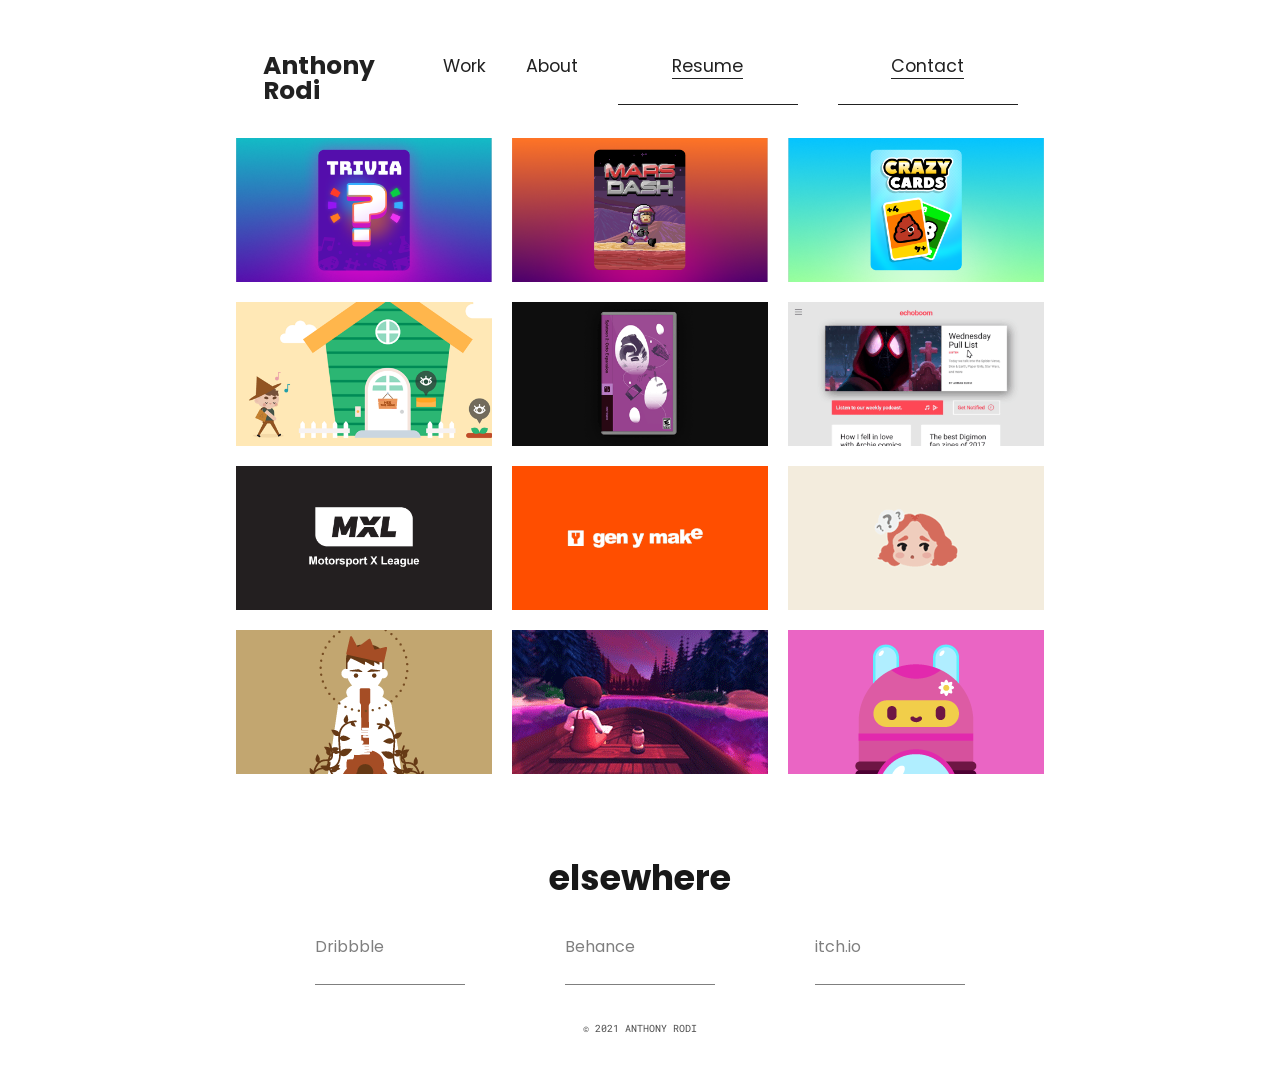
<file: index.html>
<!DOCTYPE html>
<html lang="en">
<head>
  <meta charset="UTF-8">
  <meta name="viewport" content="width=device-width, initial-scale=1.0">
  <meta name="description" content="Anthony Rodi is a Toronto-based designer and game artist.">
  <meta http-equiv="X-UA-Compatible" content="ie=edge">
  <title>Anthony Rodi - designer & game artist</title>
  <link rel="stylesheet" href="css/style.css">
  <link rel="stylesheet" href="https://fonts.googleapis.com/icon?family=Material+Icons">
</head>

<body>

  <nav class="navRow">
    <ul>
      <li id="navName"><a href="http://anthrodi.com">Anthony Rodi</a></li>
      <li><a href="http://anthrodi.com">Work</a></li>
      <li><a href="info">About</a></li>
      <li class="goTo"><a href="AR_CV_2021.pdf">Resume<i class="material-icons" style="font-size:18px;">north_east</i></a></li>
      <li class="goTo"><a href="mailto:anthrodi+work@gmail.com">Contact<i class="material-icons" style="font-size:18px;">north_east</i></a></li>
    </ul>
  </nav>

<div class="clear"></div>

<div class="centerContent">
  <div class="portfolioGrid">

    <div class="folioThumb fade-in"><a href="trivia"><img alt="a bright and colourful logo of a question mark for a Trivia game . link." src="img/trivia-448.png"></a></div>
    <div class="folioThumb fade-in"><a href="mars-dash"><img alt="a futuristic logo in a retro pixel art style for a game called Mars Dash. link." src="img/mars-448.png"></a></div>
    <div class="folioThumb fade-in"><a href="crazy-cards"><img alt="a set of two playing cards with cute emoji style artwork for a game called Crazy Cards. link." src="img/cards-448.png"></a></div>

    <div class="folioThumb fade-in"><a href="witchs-garden"><img alt="image of a cartoon boy with a witch hat. link." src="img/witchsgarden-448.png"></a></div>
    <div class="folioThumb fade-in"><a href="game-cases"><img alt="Image of alternating video game cases. Link." src="img/gamecases-448.gif"></a></div>
    <div class="folioThumb fade-in"><a href="daily-ui"><img alt="image of a web publication. link." src="img/dailyui-448.gif"></a></div>

    <div class="folioThumb fade-in"><a href="mxl"><img alt="image of MXL logo. link" src="img/mxl-448.png"></a></div>
    <div class="folioThumb fade-in"><a href="motion"><img alt="image of Gen Y logo. link" src="img/gyc-1-256.gif"></a></div>
    <div class="folioThumb fade-in"><a href="persona-5-stickers"><img alt="image of Persona 5 stickers. link." src="img/persona5-1-256.gif"></a></div>

    <div class="folioThumb fade-in"><a href="mend"><img src="img/mend-256.png"></a></div>
    <div class="folioThumb fade-in"><a href="the-passing"><img src="img/thepassing-256.gif"></a></div>
    <div class="folioThumb fade-in"><a href="powerplant"><img src="img/powerplant-256.png"></a></div>
  </div>
</div>


<footer class="socialRow">
  <div class="centerContent">
    <h1 style="text-align: center; margin-top:2em; opacity: 0.9;">elsewhere</h1>
    <ul>
      <li class="social"><a href="https://dribbble.com/anthrodi">Dribbble<i class="material-icons">north_east</i></a></li>
      <li class="social"><a href="https://behance.net/anthrodi">Behance<i class="material-icons">north_east</i></a></li>
      <li class="social"><a href="https://anthrodi.itch.io">itch.io<i class="material-icons">north_east</i></a></li>
    </ul>
    <p class="footerCopyright">© 2021 Anthony Rodi</p>
  </div>
</footer>

</body>
</html>
</file>
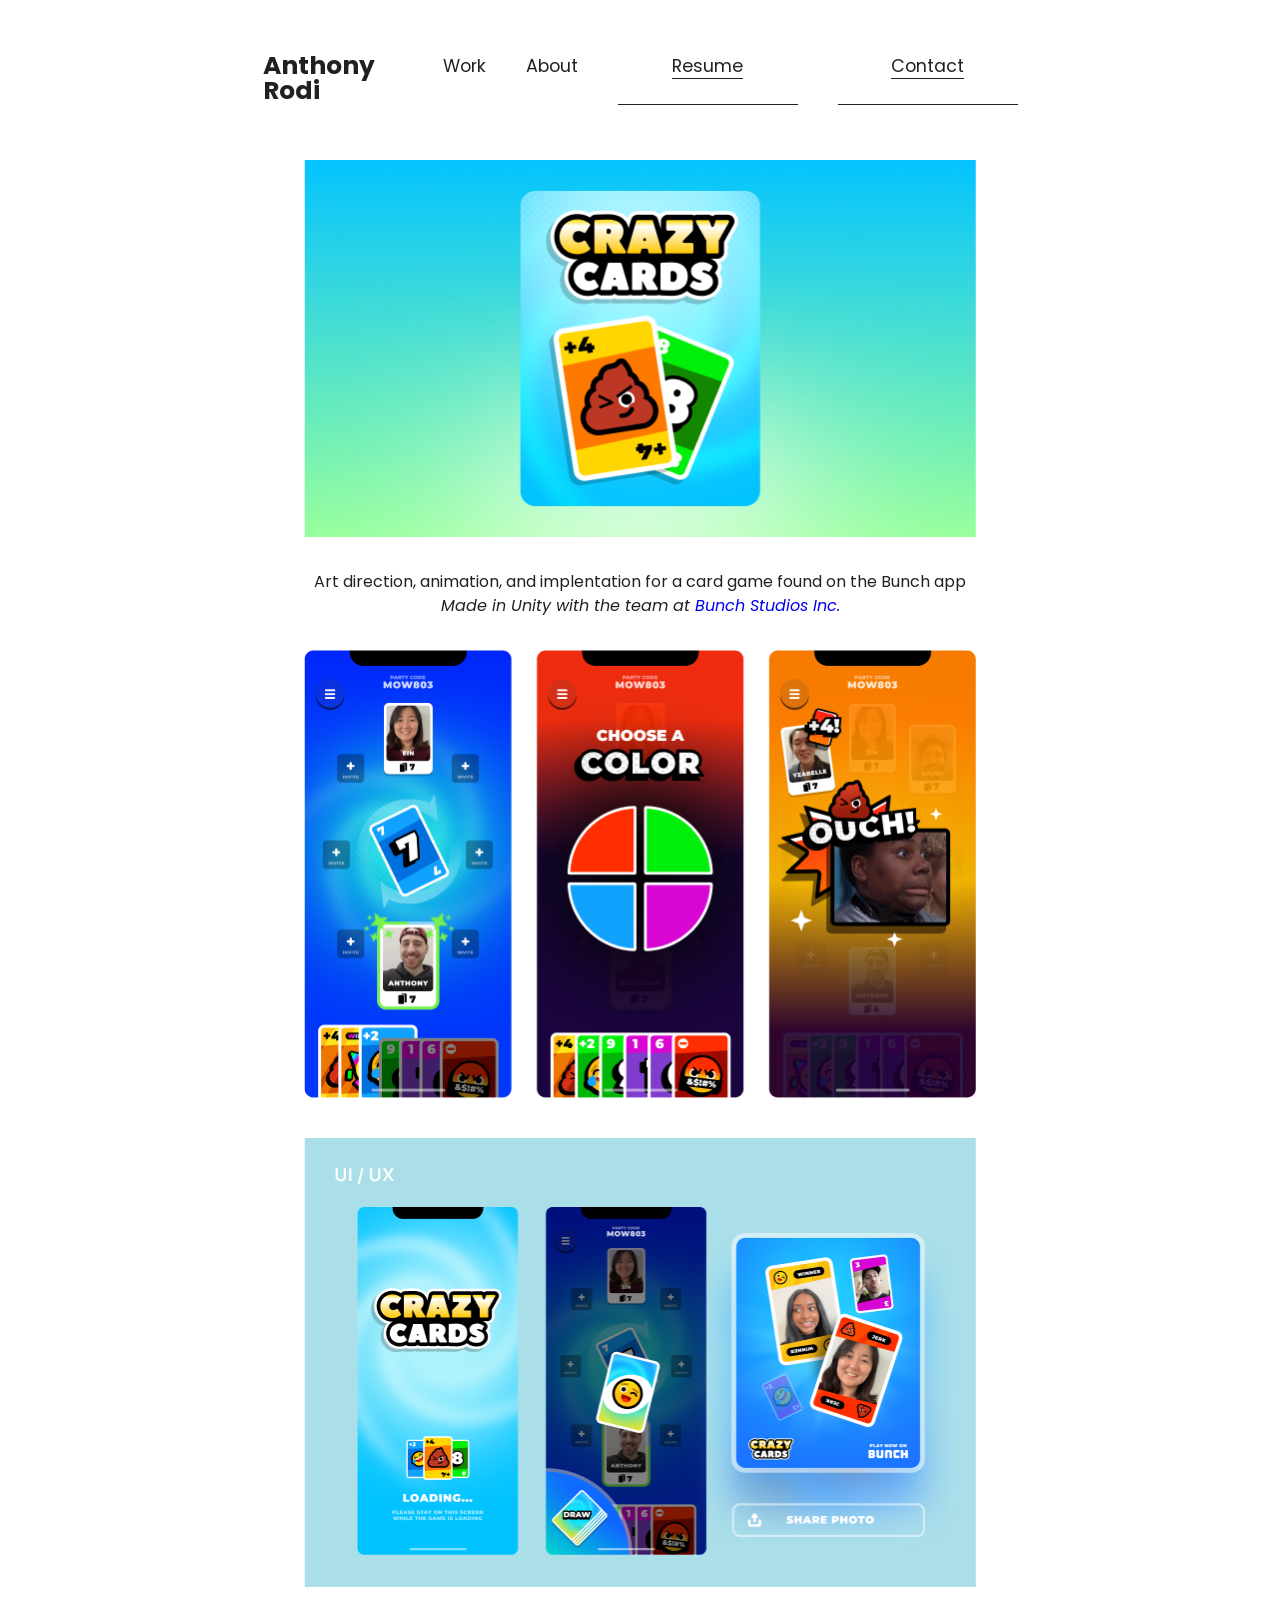
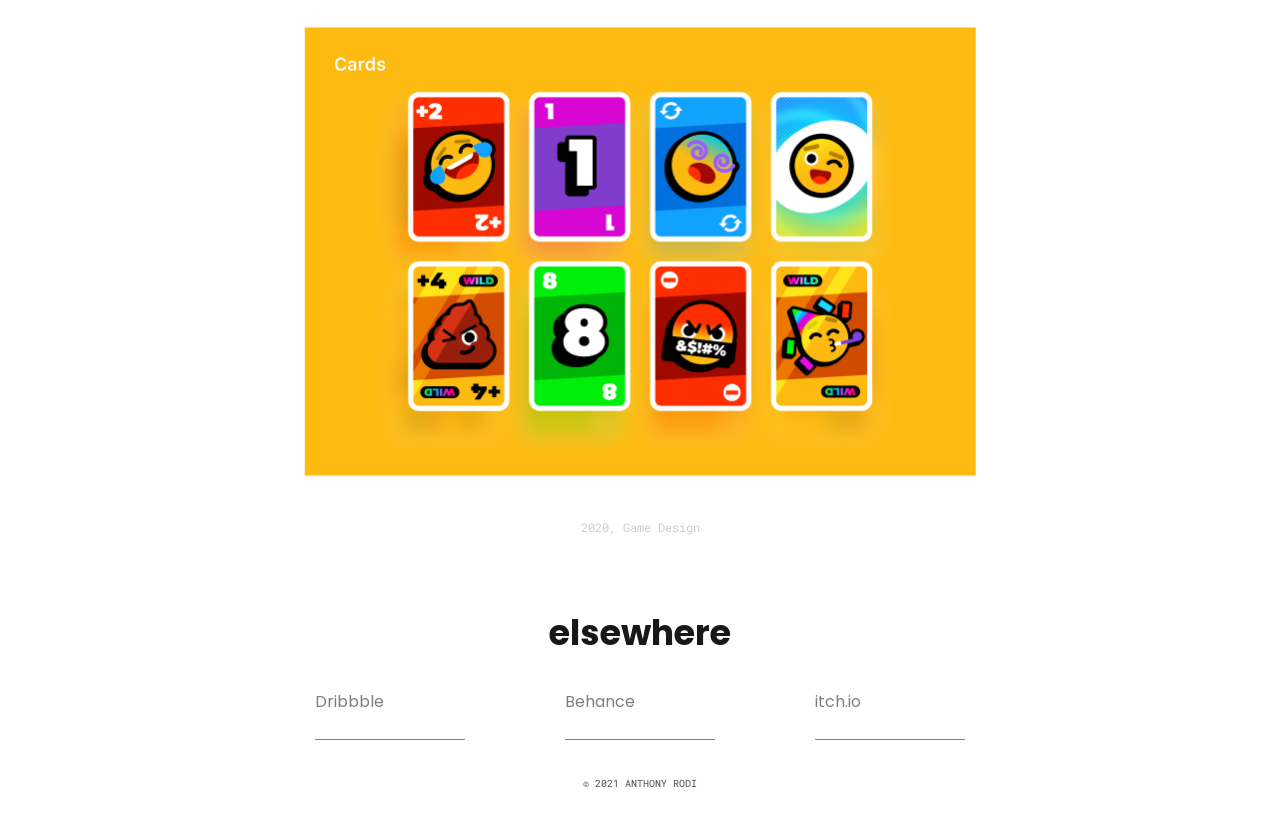
<file: crazy-cards.html>
<!DOCTYPE html>
<html lang="en">
<head>
  <meta charset="UTF-8">
  <meta name="viewport" content="width=device-width, initial-scale=1.0">
  <meta name="description" content="Anthony Rodi is a Toronto-based designer and game artist.">
  <meta http-equiv="X-UA-Compatible" content="ie=edge">
  <title>Crazy Cards - Anthony Rodi</title>
  <link rel="stylesheet" href="css/style.css">
  <link rel="stylesheet" href="https://fonts.googleapis.com/icon?family=Material+Icons">
</head>

<body>

  <nav class="navRow">
    <ul>
      <li id="navName"><a href="http://anthrodi.com">Anthony Rodi</a></li>
      <li><a href="http://anthrodi.com">Work</a></li>
      <li><a href="info">About</a></li>
      <li class="goTo"><a href="AR_CV_2019.pdf">Resume<i class="material-icons" style="font-size:18px;">north_east</i></a></li>
      <li class="goTo"><a href="mailto:anthrodi+work@gmail.com">Contact<i class="material-icons" style="font-size:18px;">north_east</i></a></li>
    </ul>
  </nav>

<div class="clear"></div>

<div class="centerContent">

  <div class="featureImage fade-in"><img src="img/cards-1-672.png"></img></div>
  <p class="caption">Art direction, animation, and implentation for a card game found on the Bunch app</p>
  <p class="caption" style="font-style:italic;">Made in Unity with the team at <a href="https://bunch.live">Bunch Studios Inc.</a></p>

  <div class="featureImageTall fade-in"><img src="img/cards-2-672.png"></img></div>
  <div class="featureImageTall fade-in"><img src="img/cards-3-672.png"></img></div>
  <div class="featureImageTall fade-in"><img src="img/cards-4-672.png"></img></div>


  <p class="tags">2020, Game Design<p>

</div>


<footer class="socialRow">
  <div class="centerContent">
    <h1 style="text-align: center; margin-top:2em; opacity: 0.9;">elsewhere</h1>
    <ul>
      <li class="social"><a href="https://dribbble.com/anthrodi">Dribbble<i class="material-icons">north_east</i></a></li>
      <li class="social"><a href="https://behance.net/anthrodi">Behance<i class="material-icons">north_east</i></a></li>
      <li class="social"><a href="https://anthrodi.itch.io">itch.io<i class="material-icons">north_east</i></a></li>
    </ul>
    <p class="footerCopyright">© 2021 Anthony Rodi</p>
  </div>
</footer>

</body>
</html>
</file>
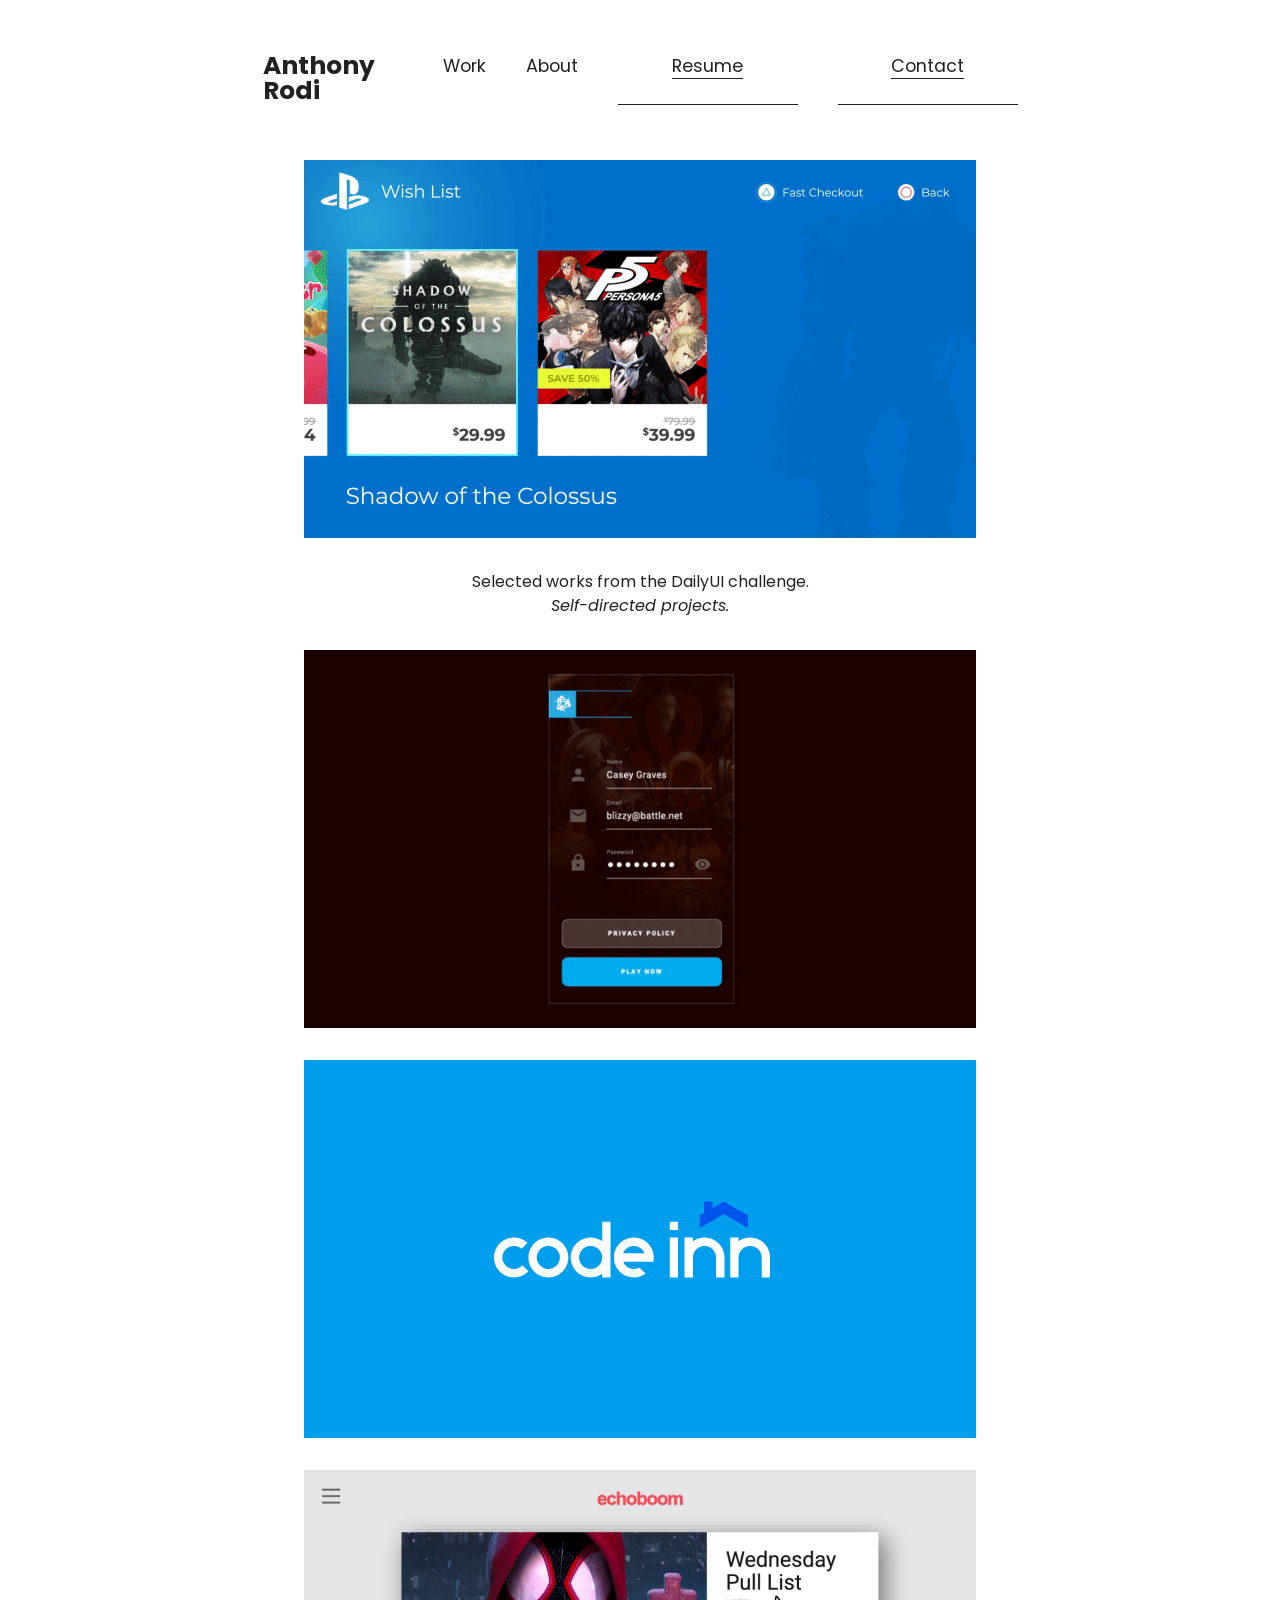
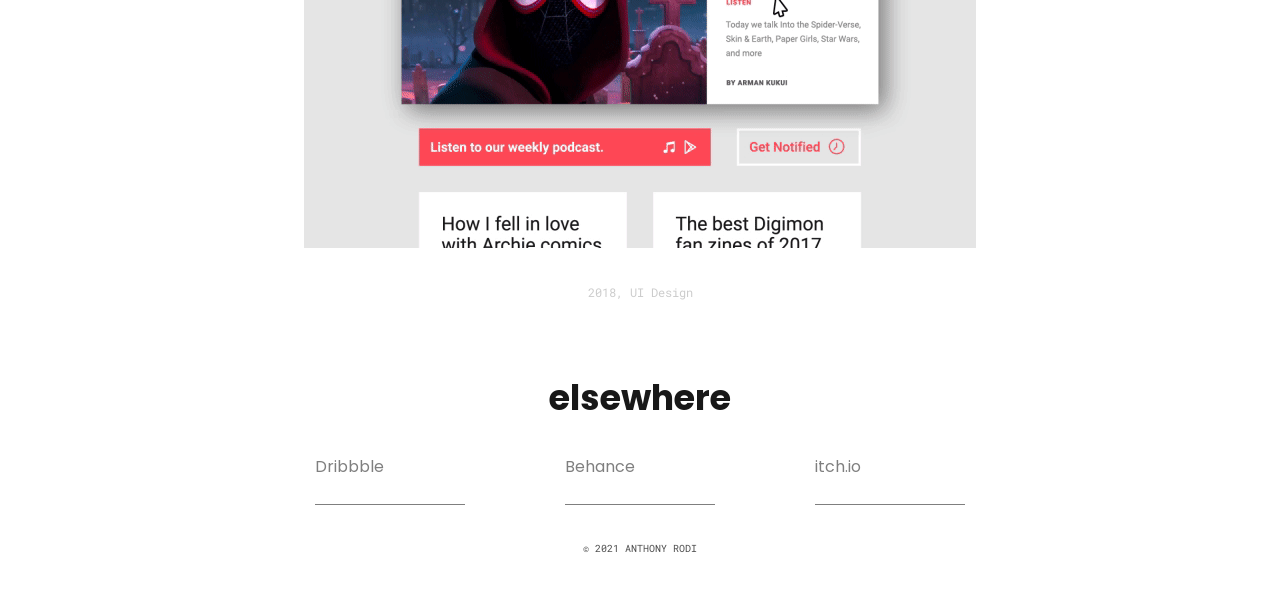
<file: daily-ui.html>
<!DOCTYPE html>
<html lang="en">
<head>
  <meta charset="UTF-8">
  <meta name="viewport" content="width=device-width, initial-scale=1.0">
  <meta name="description" content="Anthony Rodi is a Toronto-based designer and game artist.">
  <meta http-equiv="X-UA-Compatible" content="ie=edge">
  <title>DailyUI collection - Anthony Rodi</title>
  <link rel="stylesheet" href="css/style.css">
  <link rel="stylesheet" href="https://fonts.googleapis.com/icon?family=Material+Icons">
</head>

<body>

  <nav class="navRow">
    <ul>
      <li id="navName"><a href="http://anthrodi.com">Anthony Rodi</a></li>
      <li><a href="http://anthrodi.com">Work</a></li>
      <li><a href="info">About</a></li>
      <li class="goTo"><a href="AR_CV_2021.pdf">Resume<i class="material-icons" style="font-size:18px;">north_east</i></a></li>
      <li class="goTo"><a href="mailto:anthrodi+work@gmail.com">Contact<i class="material-icons" style="font-size:18px;">north_east</i></a></li>
    </ul>
  </nav>

<div class="clear"></div>

<div class="centerContent">

  <div class="featureImage fade-in"><img src="img/dailyui-02-672.gif"></img></div>
  <p class="caption">Selected works from the DailyUI challenge.</p>
  <p class="caption" style="font-style:italic;">Self-directed projects.</p>
  <div class="featureImage fade-in"><img src="img/dailyui-01-672.gif"></img></div>
  <div class="featureImage fade-in"><img src="img/code-inn-3-672.png"></img></div>
  <div class="featureImage fade-in"><img src="img/dailyui-03-672.gif"></img></div>
  <p class="tags">2018, UI Design<p>

</div>


<footer class="socialRow">
  <div class="centerContent">
    <h1 style="text-align: center; margin-top:2em; opacity: 0.9;">elsewhere</h1>
    <ul>
      <li class="social"><a href="https://dribbble.com/anthrodi">Dribbble<i class="material-icons">north_east</i></a></li>
      <li class="social"><a href="https://behance.net/anthrodi">Behance<i class="material-icons">north_east</i></a></li>
      <li class="social"><a href="https://anthrodi.itch.io">itch.io<i class="material-icons">north_east</i></a></li>
    </ul>
    <p class="footerCopyright">© 2021 Anthony Rodi</p>
  </div>
</footer>

</body>
</html>
</file>
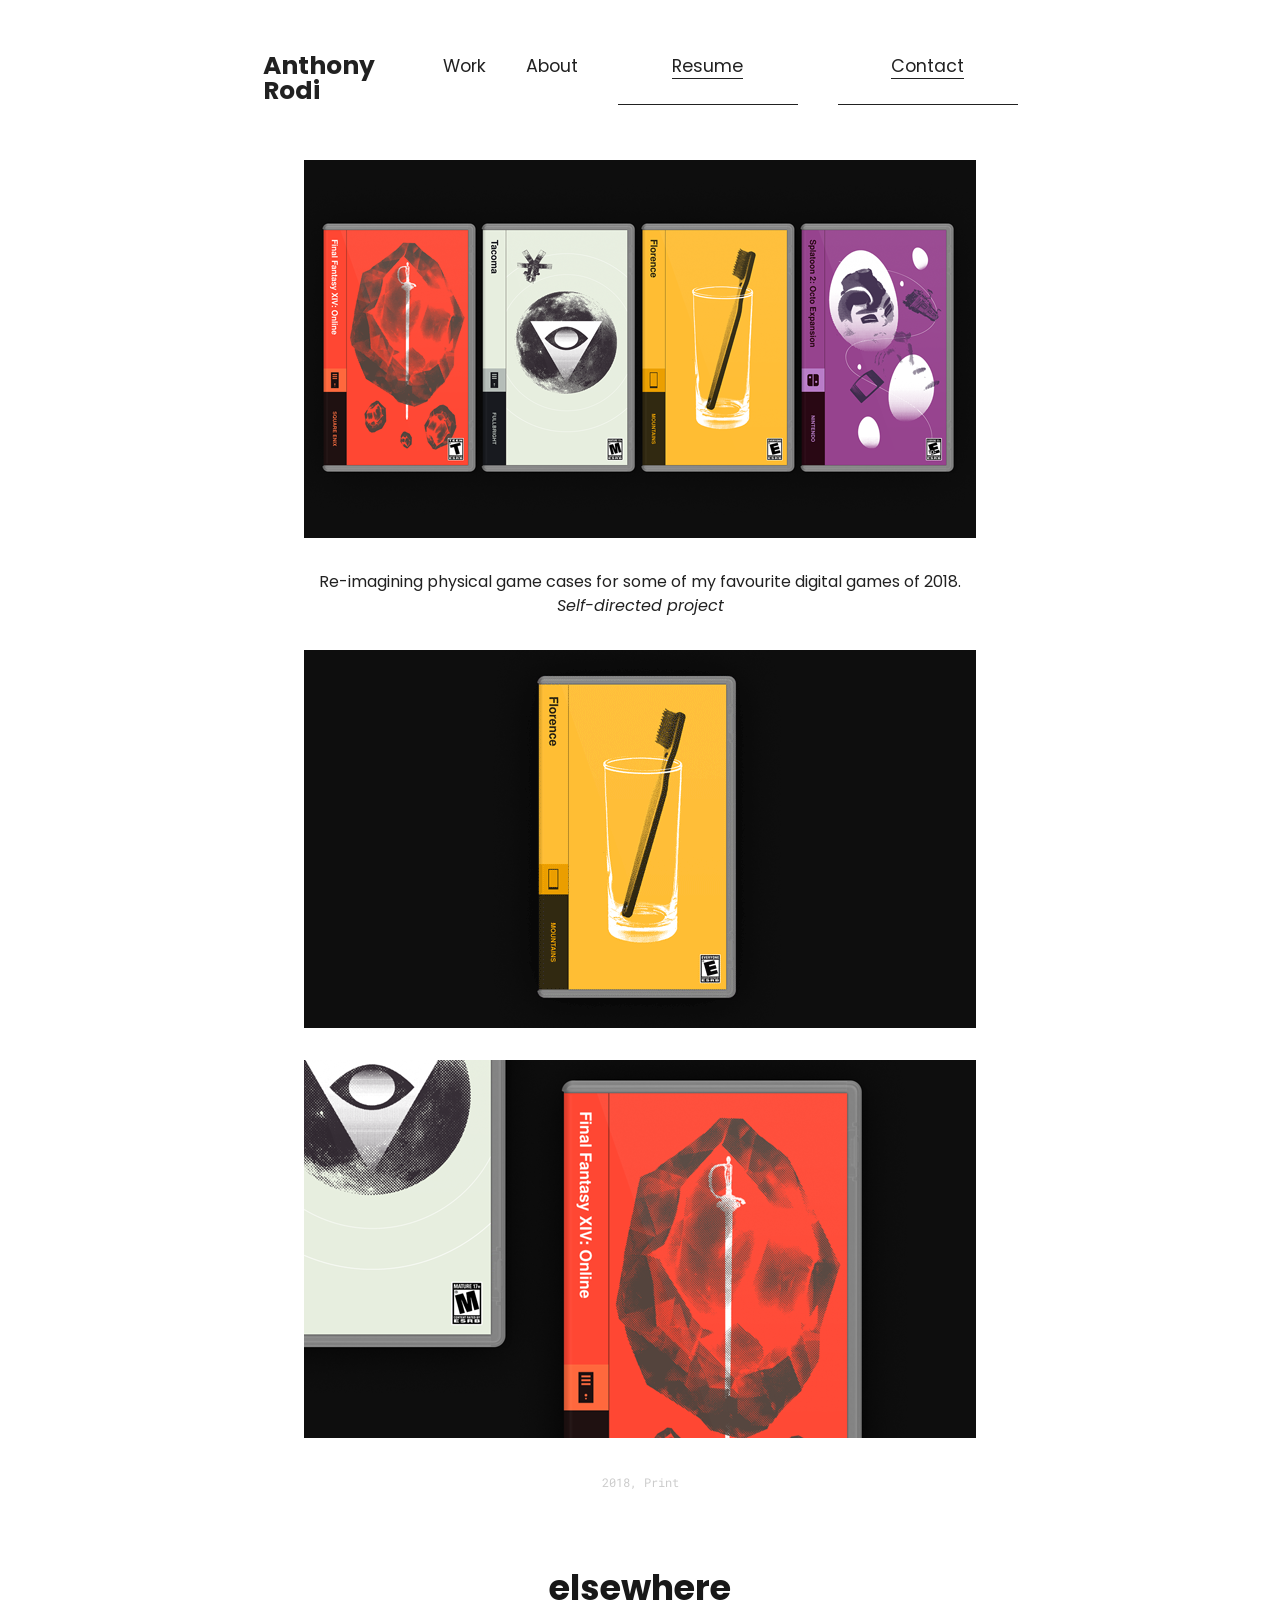
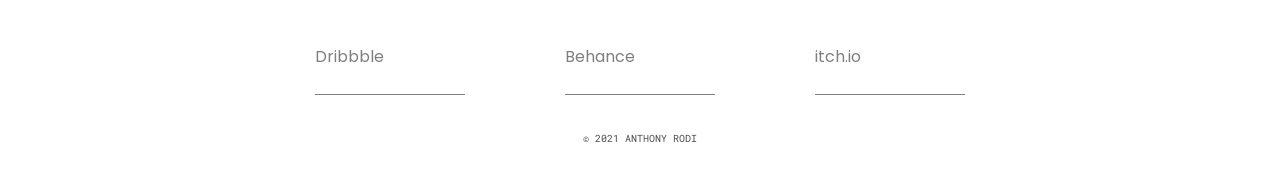
<file: game-cases.html>
<!DOCTYPE html>
<html lang="en">
<head>
  <meta charset="UTF-8">
  <meta name="viewport" content="width=device-width, initial-scale=1.0">
  <meta name="description" content="Anthony Rodi is a Toronto-based designer and game artist.">
  <meta http-equiv="X-UA-Compatible" content="ie=edge">
  <title>Game Cases Re-imagined - Anthony Rodi</title>
  <link rel="stylesheet" href="css/style.css">
  <link rel="stylesheet" href="https://fonts.googleapis.com/icon?family=Material+Icons">
</head>

<body>

  <nav class="navRow">
    <ul>
      <li id="navName"><a href="http://anthrodi.com">Anthony Rodi</a></li>
      <li><a href="http://anthrodi.com">Work</a></li>
      <li><a href="info">About</a></li>
      <li class="goTo"><a href="AR_CV_2021.pdf">Resume<i class="material-icons" style="font-size:18px;">north_east</i></a></li>
      <li class="goTo"><a href="mailto:anthrodi+work@gmail.com">Contact<i class="material-icons" style="font-size:18px;">north_east</i></a></li>
    </ul>
  </nav>

<div class="clear"></div>

<div class="centerContent">

  <div class="featureImage fade-in"><img src="img/gamecases-2-672.png"></img></div>
  <p class="caption">Re-imagining physical game cases for some of my favourite digital games of 2018.</p>
  <p class="caption" style="font-style:italic;">Self-directed project</p>
  <div class="featureImage fade-in"><img src="img/gamecases-1-672.gif"></img></div>
  <div class="featureImage fade-in"><img src="img/gamecases-3-672.png"></img></div>
  <p class="tags">2018, Print<p>

</div>


<footer class="socialRow">
  <div class="centerContent">
    <h1 style="text-align: center; margin-top:2em; opacity: 0.9;">elsewhere</h1>
    <ul>
      <li class="social"><a href="https://dribbble.com/anthrodi">Dribbble<i class="material-icons">north_east</i></a></li>
      <li class="social"><a href="https://behance.net/anthrodi">Behance<i class="material-icons">north_east</i></a></li>
      <li class="social"><a href="https://anthrodi.itch.io">itch.io<i class="material-icons">north_east</i></a></li>
    </ul>
    <p class="footerCopyright">© 2021 Anthony Rodi</p>
  </div>
</footer>

</body>
</html>
</file>
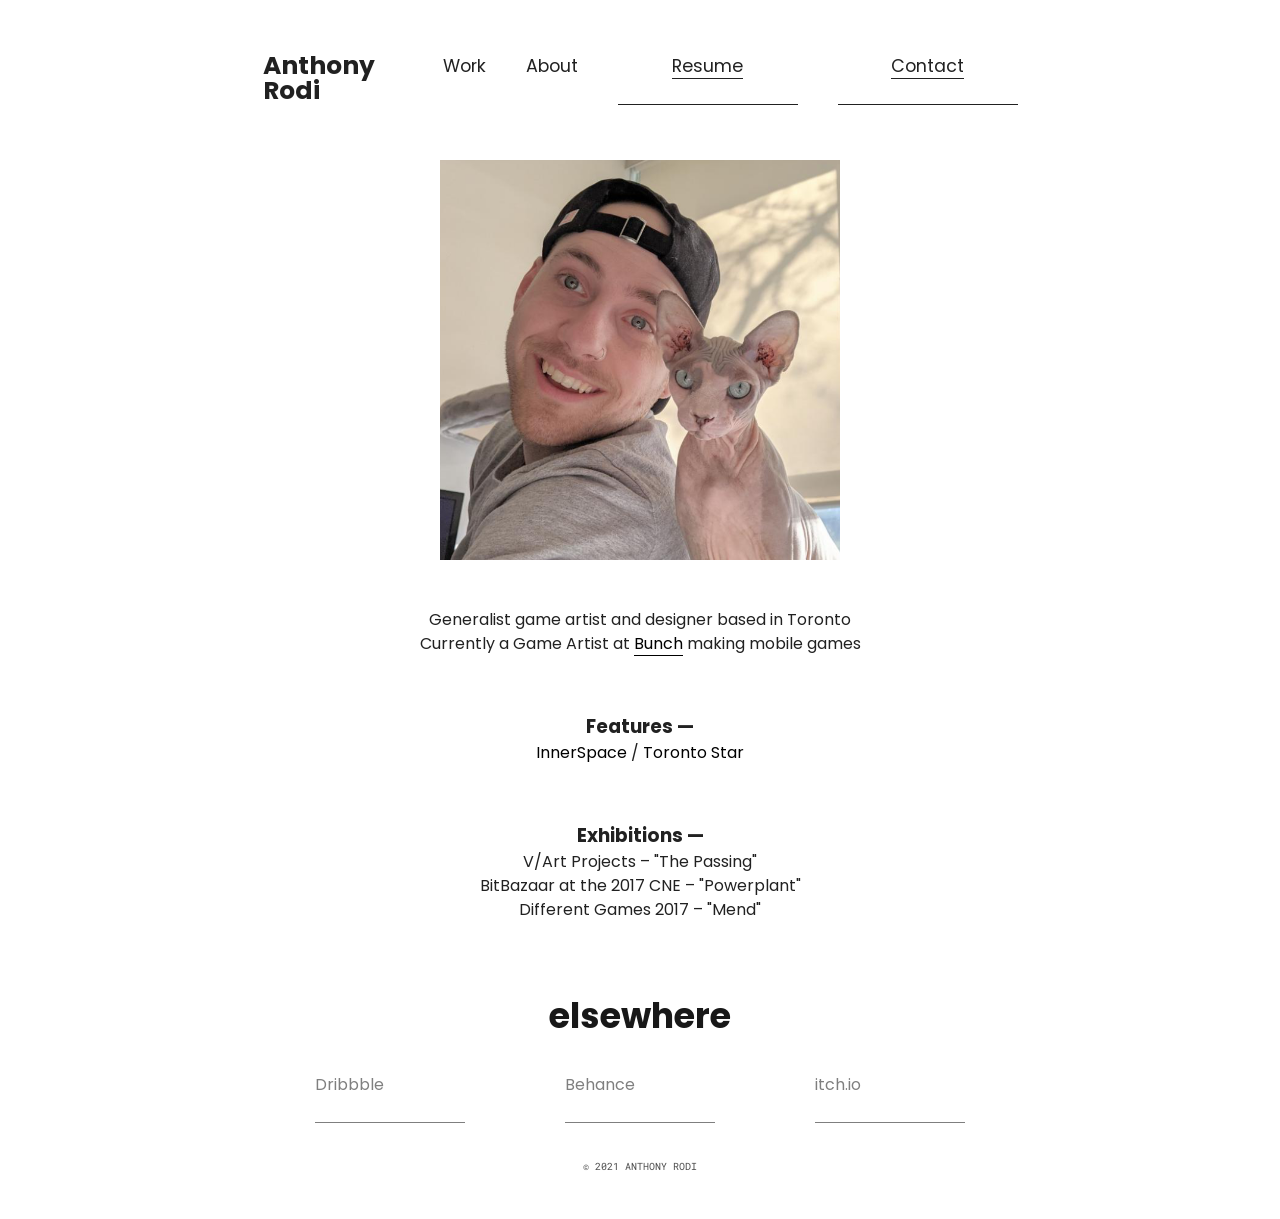
<file: info.html>
<!DOCTYPE html>
<html lang="en">
<head>
  <meta charset="UTF-8">
  <meta name="viewport" content="width=device-width, initial-scale=1.0">
  <meta name="description" content="Anthony Rodi is a Toronto-based designer and game artist.">
  <meta http-equiv="X-UA-Compatible" content="ie=edge">
  <title>Info - Anthony Rodi</title>
  <link rel="stylesheet" href="css/style.css">
  <link rel="stylesheet" href="https://fonts.googleapis.com/icon?family=Material+Icons">
</head>

<body>

  <nav class="navRow">
    <ul>
      <li id="navName"><a href="http://anthrodi.com">Anthony Rodi</a></li>
      <li><a href="http://anthrodi.com">Work</a></li>
      <li><a href="info">About</a></li>
      <li class="goTo"><a href="AR_CV_2021.pdf">Resume<i class="material-icons" style="font-size:18px;">north_east</i></a></li>
      <li class="goTo"><a href="mailto:anthrodi+work@gmail.com">Contact<i class="material-icons" style="font-size:18px;">north_east</i></a></li>
    </ul>
  </nav>

<div class="clear"></div>

<div class="centerContent">

  <div class="fade-in myFace"><img src="img/anth-672.png"></img></div>

  <p class="featuresInfo"></p>

  <p class="jobInfo">Generalist game artist and designer based in Toronto</p>
  <p class="jobInfo">Currently a Game Artist at <a href="https://bunch.live" style="border-bottom: 1px solid #000;">Bunch</a> making mobile games</p>

  <h3 class="featuresInfo">Features —</h3>
  <p class="jobInfo"><a href="http://www.space.ca/show/innerspace/episode/tuesday-may-9-2017/1110580/" target="_blank">InnerSpace</a> / <a href="https://www.thestar.com/entertainment/visualarts/2017/12/06/vart-projects-brings-the-virtual-reality-to-wherever-you-are.html" target="_blank">Toronto Star</a></p>

  <h3 class="featuresInfo">Exhibitions —</h3>
  <p class="jobInfo">V/Art Projects – "The Passing"</p>
  <p class="jobInfo">BitBazaar at the 2017 CNE – "Powerplant"</p>
  <p class="jobInfo">Different Games 2017 – "Mend"</p>


</div>


<footer class="socialRow">
  <div class="centerContent">
    <h1 style="text-align: center; margin-top:2em; opacity: 0.9;">elsewhere</h1>
    <ul>
      <li class="social"><a href="https://dribbble.com/anthrodi">Dribbble<i class="material-icons">north_east</i></a></li>
      <li class="social"><a href="https://behance.net/anthrodi">Behance<i class="material-icons">north_east</i></a></li>
      <li class="social"><a href="https://anthrodi.itch.io">itch.io<i class="material-icons">north_east</i></a></li>
    </ul>
    <p class="footerCopyright">© 2021 Anthony Rodi</p>
  </div>
</footer>

</body>
</html>
</file>
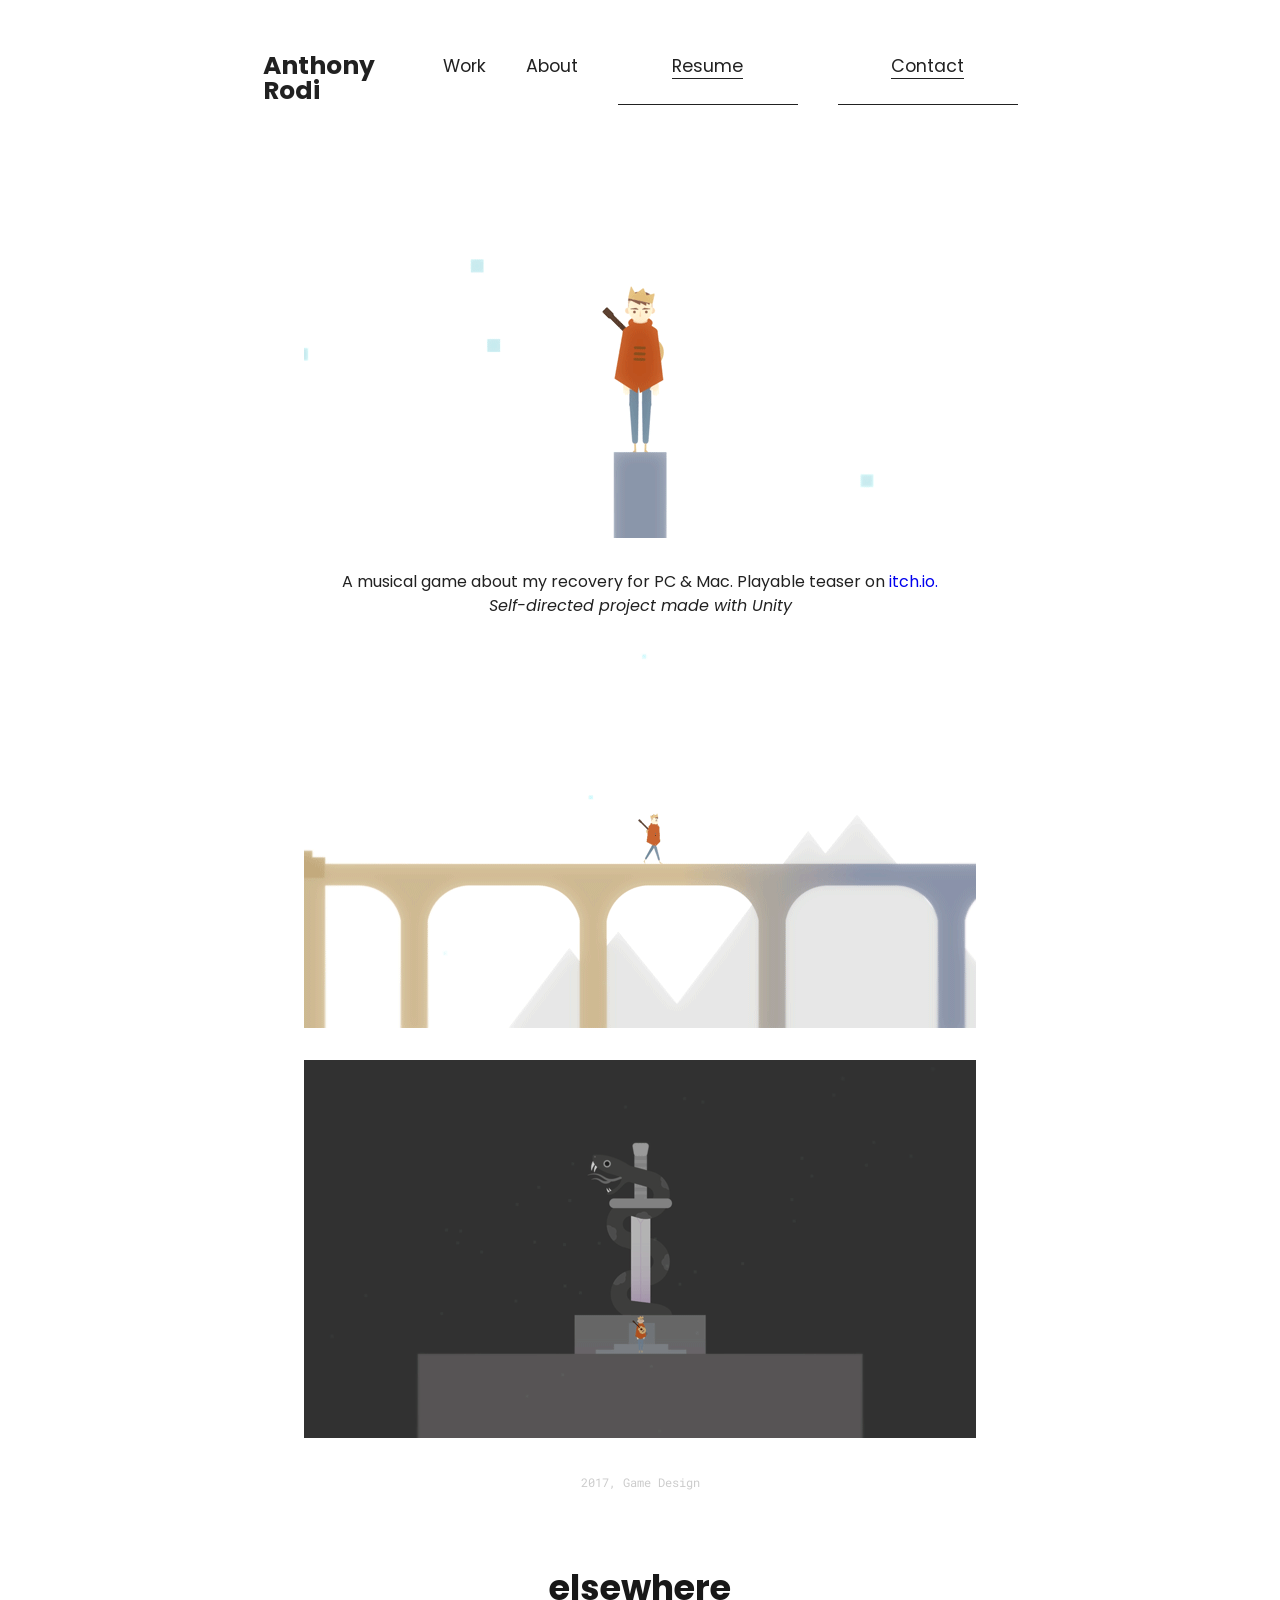
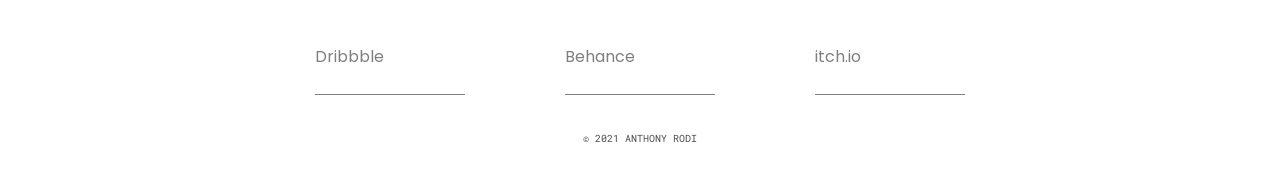
<file: mend.html>
<!DOCTYPE html>
<html lang="en">
<head>
  <meta charset="UTF-8">
  <meta name="viewport" content="width=device-width, initial-scale=1.0">
  <meta name="description" content="Anthony Rodi is a Toronto-based designer and game artist.">
  <meta http-equiv="X-UA-Compatible" content="ie=edge">
  <title>Mend - Anthony Rodi</title>
  <link rel="stylesheet" href="css/style.css">
  <link rel="stylesheet" href="https://fonts.googleapis.com/icon?family=Material+Icons">
</head>

<body>

  <nav class="navRow">
    <ul>
      <li id="navName"><a href="http://anthrodi.com">Anthony Rodi</a></li>
      <li><a href="http://anthrodi.com">Work</a></li>
      <li><a href="info">About</a></li>
      <li class="goTo"><a href="AR_CV_2021.pdf">Resume<i class="material-icons" style="font-size:18px;">north_east</i></a></li>
      <li class="goTo"><a href="mailto:anthrodi+work@gmail.com">Contact<i class="material-icons" style="font-size:18px;">north_east</i></a></li>
    </ul>
  </nav>

<div class="clear"></div>

<div class="centerContent">

  <div class="featureImage fade-in"><img src="img/mend-1-672.gif"></img></div>
  <p class="caption">A musical game about my recovery for PC & Mac. Playable teaser on <a href="https://anthrodi.itch.io/mend">itch.io.</a></p>
  <p class="caption" style="font-style:italic;">Self-directed project made with Unity</p>
  <div class="featureImage fade-in"><img src="img/mend-3-672.gif"></img></div>
  <div class="featureImage fade-in"><img src="img/mend-2-672.gif"></img></div>
  <p class="tags">2017, Game Design<p>

</div>


<footer class="socialRow">
  <div class="centerContent">
    <h1 style="text-align: center; margin-top:2em; opacity: 0.9;">elsewhere</h1>
    <ul>
      <li class="social"><a href="https://dribbble.com/anthrodi">Dribbble<i class="material-icons">north_east</i></a></li>
      <li class="social"><a href="https://behance.net/anthrodi">Behance<i class="material-icons">north_east</i></a></li>
      <li class="social"><a href="https://anthrodi.itch.io">itch.io<i class="material-icons">north_east</i></a></li>
    </ul>
    <p class="footerCopyright">© 2021 Anthony Rodi</p>
  </div>
</footer>

</body>
</html>
</file>
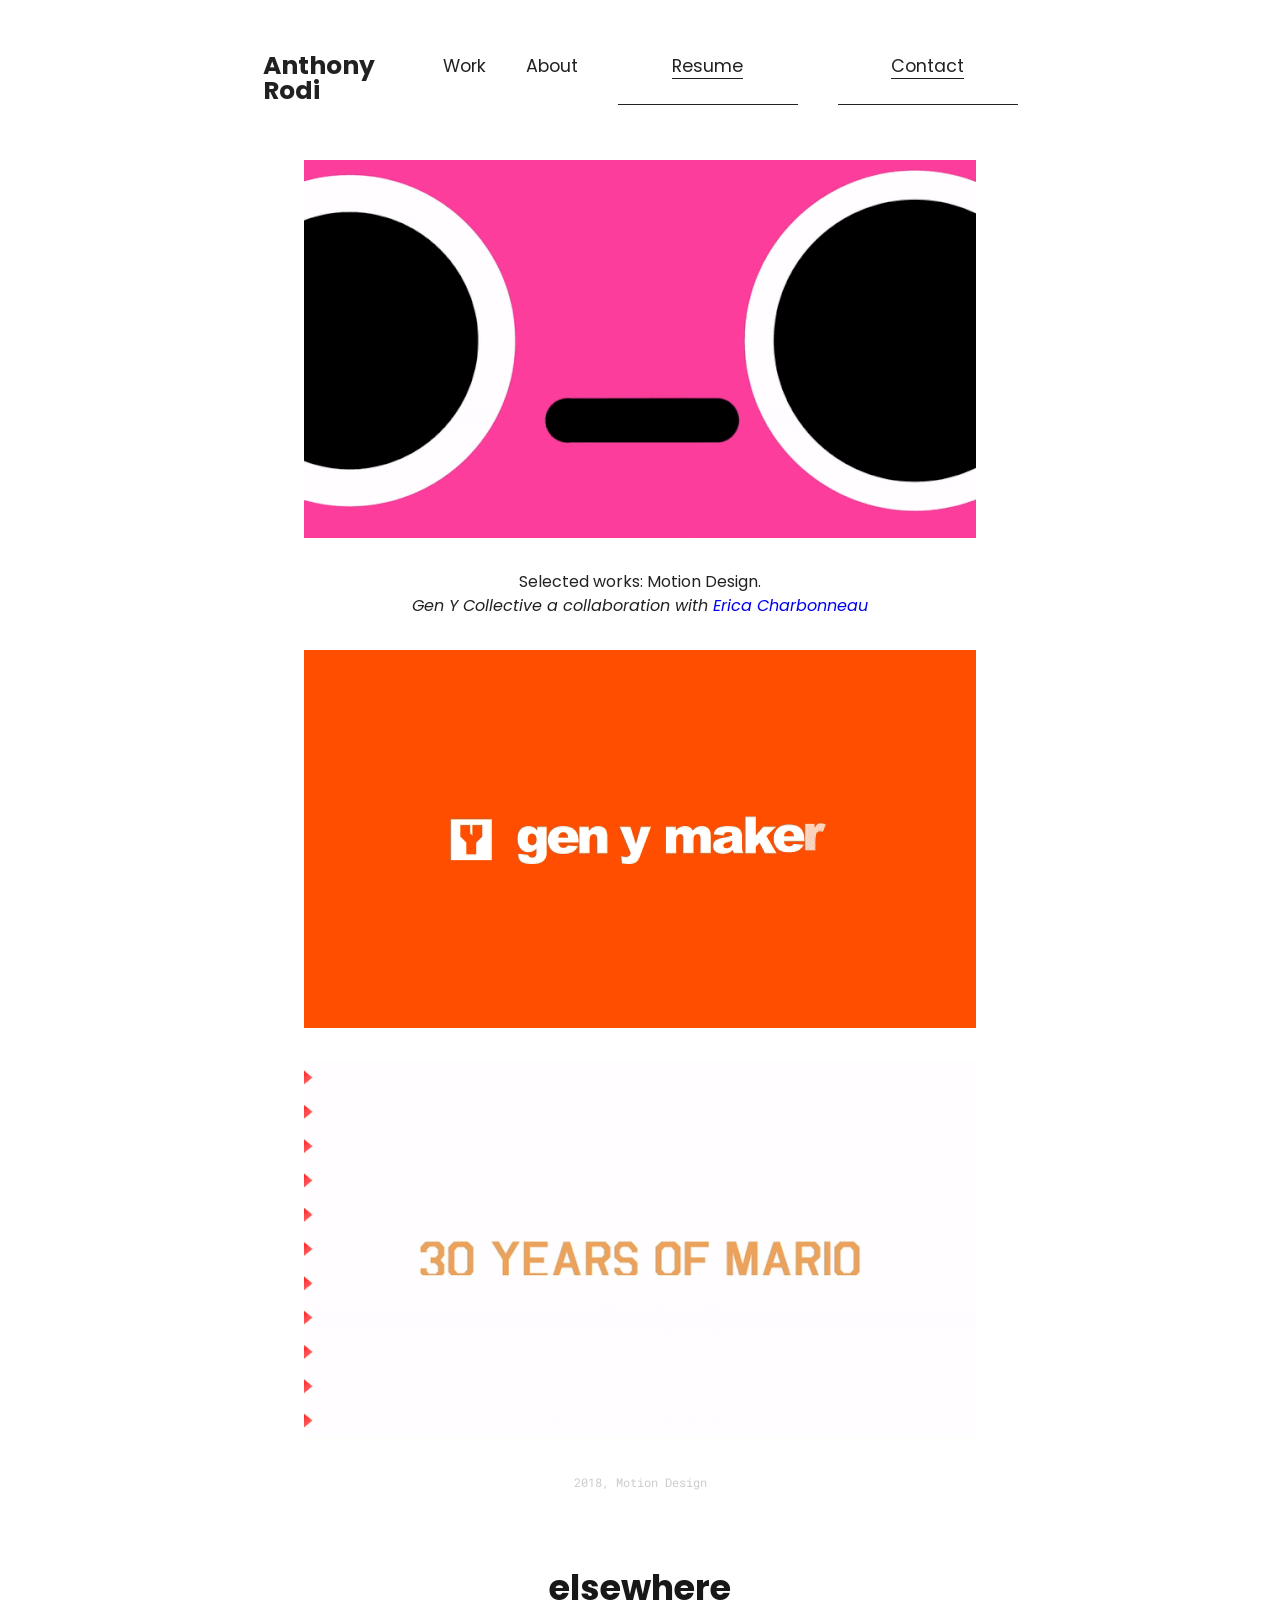
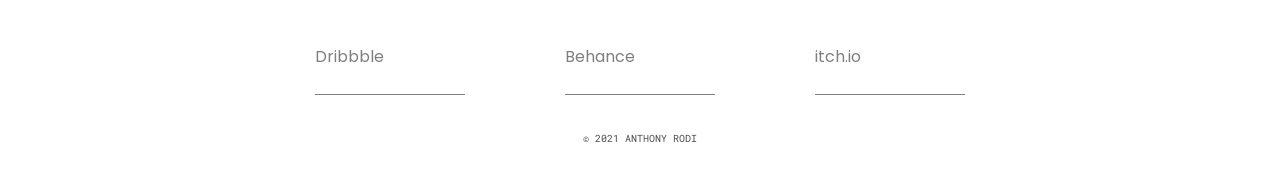
<file: motion.html>
<!DOCTYPE html>
<html lang="en">
<head>
  <meta charset="UTF-8">
  <meta name="viewport" content="width=device-width, initial-scale=1.0">
  <meta name="description" content="Anthony Rodi is a Toronto-based designer and game artist.">
  <meta http-equiv="X-UA-Compatible" content="ie=edge">
  <title>Motion Design - Anthony Rodi</title>
  <link rel="stylesheet" href="css/style.css">
  <link rel="stylesheet" href="https://fonts.googleapis.com/icon?family=Material+Icons">
</head>

<body>

  <nav class="navRow">
    <ul>
      <li id="navName"><a href="http://anthrodi.com">Anthony Rodi</a></li>
      <li><a href="http://anthrodi.com">Work</a></li>
      <li><a href="info">About</a></li>
      <li class="goTo"><a href="AR_CV_2021.pdf">Resume<i class="material-icons" style="font-size:18px;">north_east</i></a></li>
      <li class="goTo"><a href="mailto:anthrodi+work@gmail.com">Contact<i class="material-icons" style="font-size:18px;">north_east</i></a></li>
    </ul>
  </nav>

<div class="clear"></div>

<div class="centerContent">

  <div class="featureImage fade-in"><img src="img/serious-672.gif"></img></div>
  <p class="caption">Selected works: Motion Design.</p>
  <p class="caption" style="font-style:italic;">Gen Y Collective a collaboration with <a href="http://rickee.ca" target="_blank">Erica Charbonneau</a></p>
  <div class="featureImage fade-in"><img src="img/gyc-1-672.gif"></img></div>
  <div class="featureImage fade-in"><img src="img/mario-30-1-672.gif"></img></div>
  <p class="tags">2018, Motion Design<p>

</div>


<footer class="socialRow">
  <div class="centerContent">
    <h1 style="text-align: center; margin-top:2em; opacity: 0.9;">elsewhere</h1>
    <ul>
      <li class="social"><a href="https://dribbble.com/anthrodi">Dribbble<i class="material-icons">north_east</i></a></li>
      <li class="social"><a href="https://behance.net/anthrodi">Behance<i class="material-icons">north_east</i></a></li>
      <li class="social"><a href="https://anthrodi.itch.io">itch.io<i class="material-icons">north_east</i></a></li>
    </ul>
    <p class="footerCopyright">© 2021 Anthony Rodi</p>
  </div>
</footer>

</body>
</html>
</file>
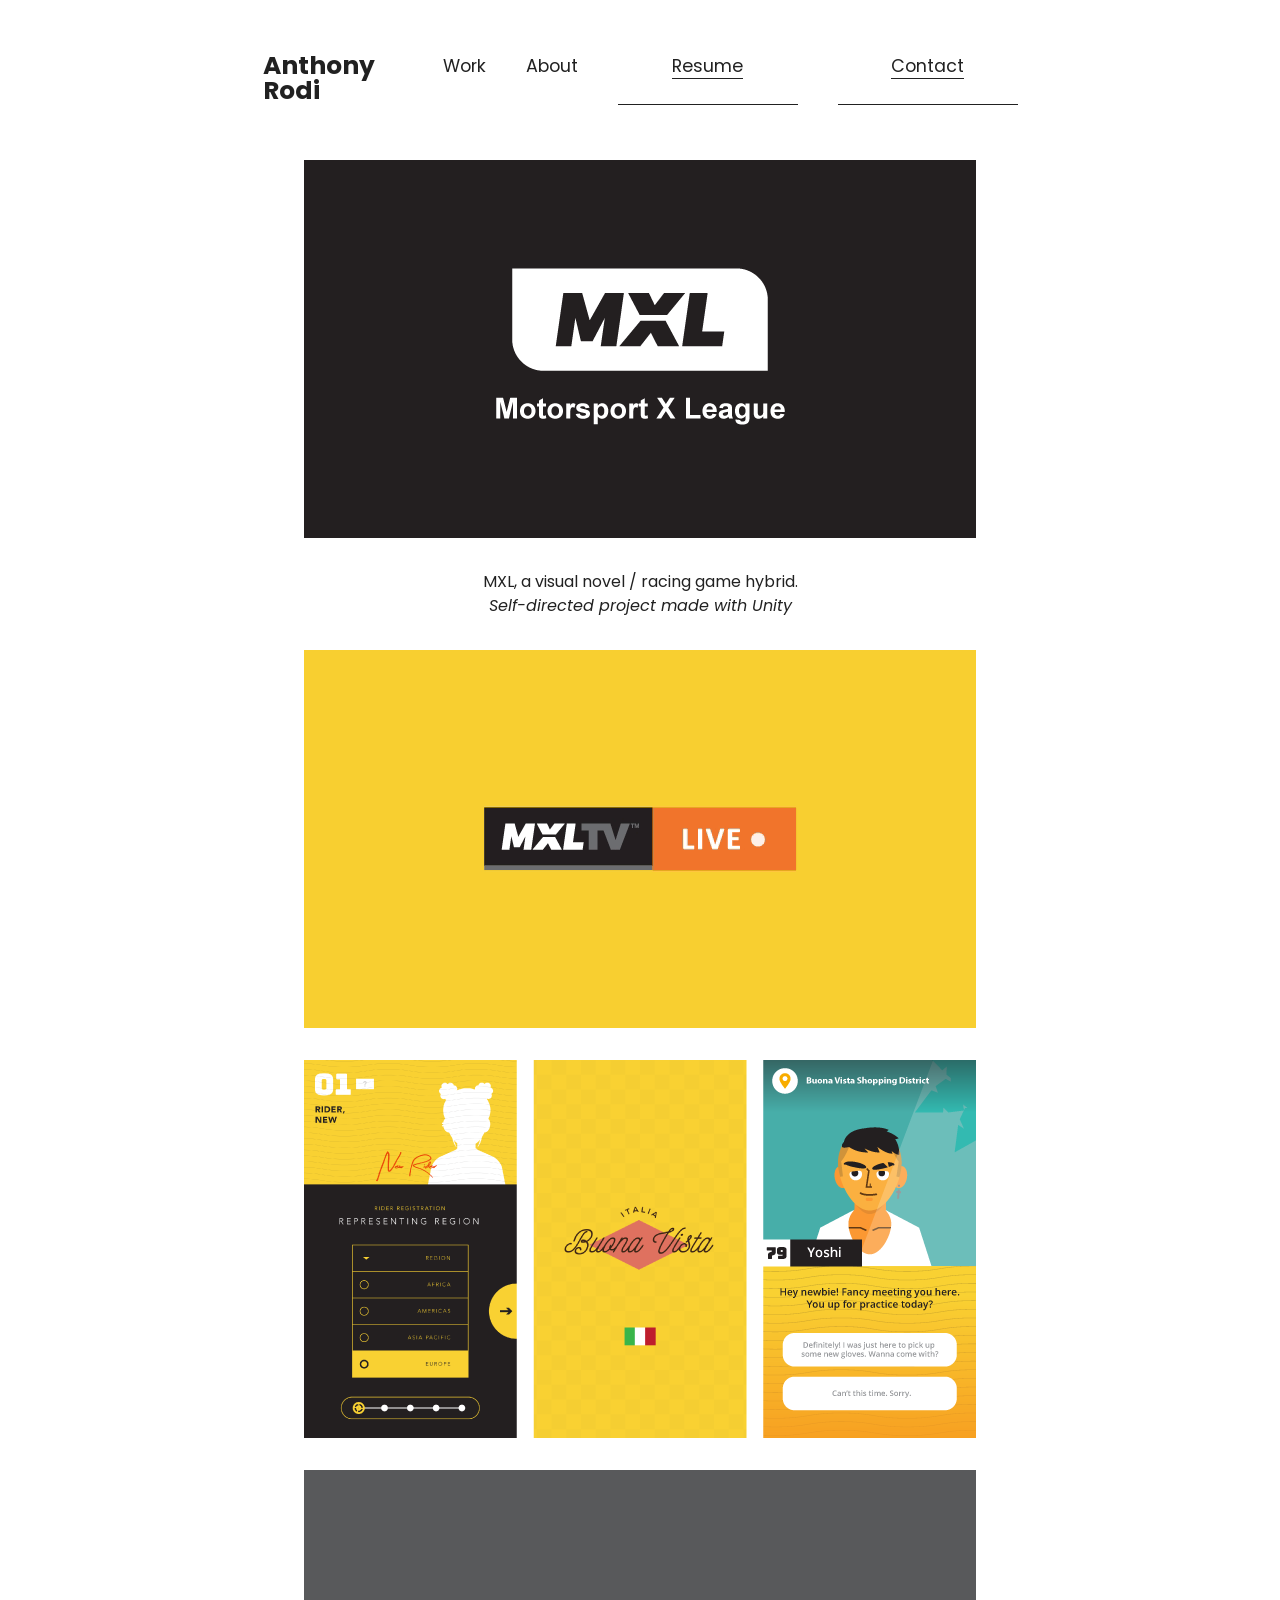
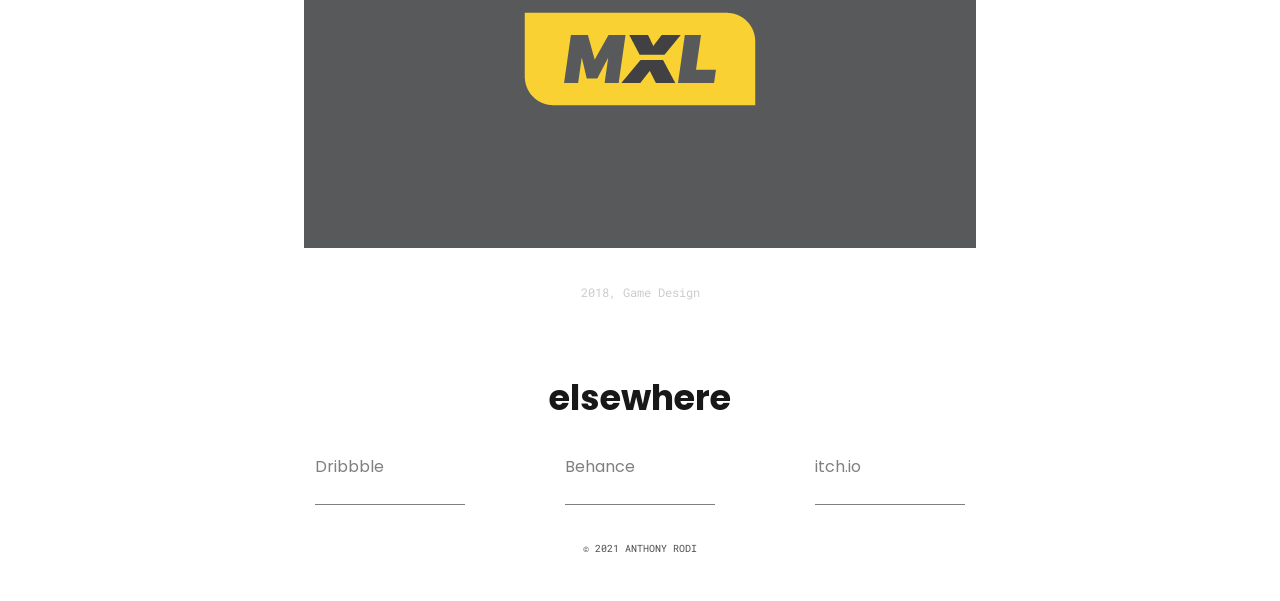
<file: mxl.html>
<!DOCTYPE html>
<html lang="en">
<head>
  <meta charset="UTF-8">
  <meta name="viewport" content="width=device-width, initial-scale=1.0">
  <meta name="description" content="Anthony Rodi is a Toronto-based designer and game artist.">
  <meta http-equiv="X-UA-Compatible" content="ie=edge">
  <title>MXL - Anthony Rodi</title>
  <link rel="stylesheet" href="css/style.css">
  <link rel="stylesheet" href="https://fonts.googleapis.com/icon?family=Material+Icons">
</head>

<body>

  <nav class="navRow">
    <ul>
      <li id="navName"><a href="http://anthrodi.com">Anthony Rodi</a></li>
      <li><a href="http://anthrodi.com">Work</a></li>
      <li><a href="info">About</a></li>
      <li class="goTo"><a href="AR_CV_2021.pdf">Resume<i class="material-icons" style="font-size:18px;">north_east</i></a></li>
      <li class="goTo"><a href="mailto:anthrodi+work@gmail.com">Contact<i class="material-icons" style="font-size:18px;">north_east</i></a></li>
    </ul>
  </nav>

<div class="clear"></div>

<div class="centerContent">

  <div class="featureImage fade-in"><img src="img/mxl-1-672.png"></img></div>
  <p class="caption">MXL, a visual novel / racing game hybrid.</p>
  <p class="caption" style="font-style:italic;">Self-directed project made with Unity</p>
  <div class="featureImage fade-in"><img src="img/mxl-live-672.gif"></img></div>
  <div class="featureImage fade-in"><img src="img/mxl-screens-672.png"></img></div>
  <div class="featureImage fade-in"><img src="img/mxl-3-672.png"></img></div>
  <p class="tags">2018, Game Design<p>

</div>


<footer class="socialRow">
  <div class="centerContent">
    <h1 style="text-align: center; margin-top:2em; opacity: 0.9;">elsewhere</h1>
    <ul>
      <li class="social"><a href="https://dribbble.com/anthrodi">Dribbble<i class="material-icons">north_east</i></a></li>
      <li class="social"><a href="https://behance.net/anthrodi">Behance<i class="material-icons">north_east</i></a></li>
      <li class="social"><a href="https://anthrodi.itch.io">itch.io<i class="material-icons">north_east</i></a></li>
    </ul>
    <p class="footerCopyright">© 2021 Anthony Rodi</p>
  </div>
</footer>

</body>
</html>
</file>
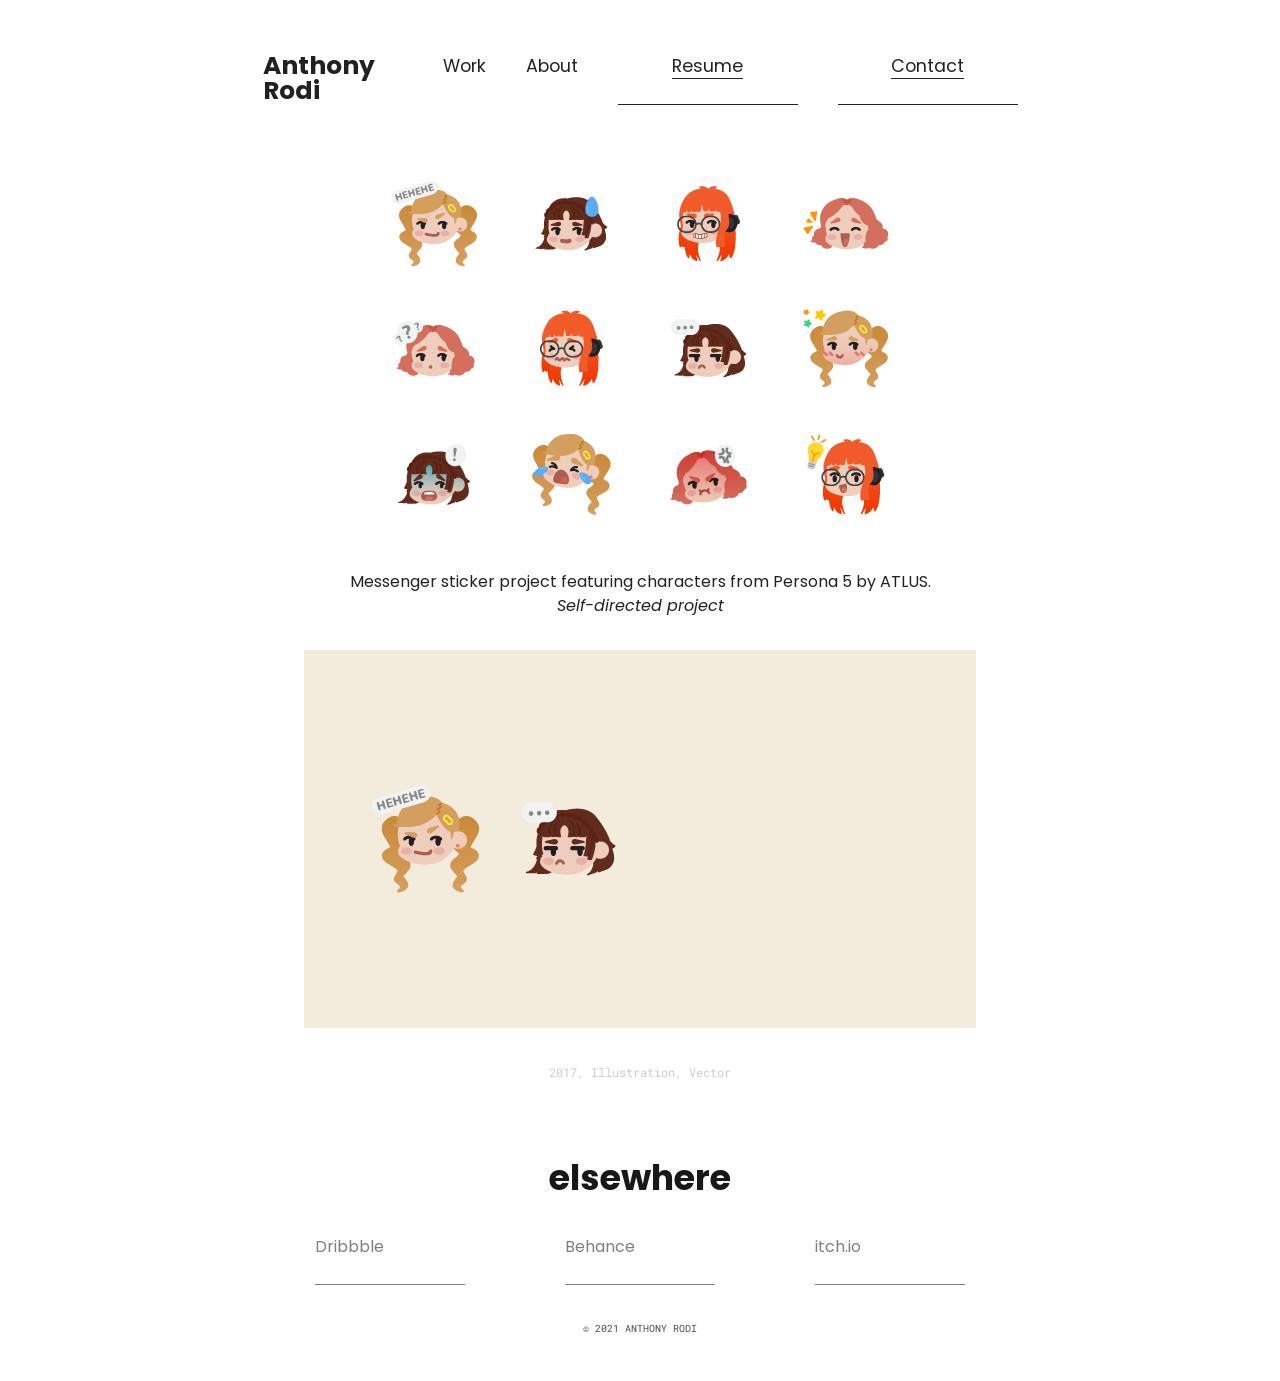
<file: persona-5-stickers.html>
<!DOCTYPE html>
<html lang="en">
<head>
  <meta charset="UTF-8">
  <meta name="viewport" content="width=device-width, initial-scale=1.0">
  <meta name="description" content="Anthony Rodi is a Toronto-based designer and game artist.">
  <meta http-equiv="X-UA-Compatible" content="ie=edge">
  <title>Persona 5 Messenger Stickers - Anthony Rodi</title>
  <link rel="stylesheet" href="css/style.css">
  <link rel="stylesheet" href="https://fonts.googleapis.com/icon?family=Material+Icons">
</head>

<body>

  <nav class="navRow">
    <ul>
      <li id="navName"><a href="http://anthrodi.com">Anthony Rodi</a></li>
      <li><a href="http://anthrodi.com">Work</a></li>
      <li><a href="info">About</a></li>
      <li class="goTo"><a href="AR_CV_2021.pdf">Resume<i class="material-icons" style="font-size:18px;">north_east</i></a></li>
      <li class="goTo"><a href="mailto:anthrodi+work@gmail.com">Contact<i class="material-icons" style="font-size:18px;">north_east</i></a></li>
    </ul>
  </nav>

<div class="clear"></div>

<div class="centerContent">

  <div class="featureImage fade-in"><img src="img/persona5-1-672.png"></img></div>
  <p class="caption">Messenger sticker project featuring characters from Persona 5 by ATLUS.</p>
  <p class="caption" style="font-style:italic;">Self-directed project</p>
  <div class="featureImage fade-in"><img src="img/persona5-2-672.gif"></img></div>
  <p class="tags">2017, Illustration, Vector<p>

</div>


<footer class="socialRow">
  <div class="centerContent">
    <h1 style="text-align: center; margin-top:2em; opacity: 0.9;">elsewhere</h1>
    <ul>
      <li class="social"><a href="https://dribbble.com/anthrodi">Dribbble<i class="material-icons">north_east</i></a></li>
      <li class="social"><a href="https://behance.net/anthrodi">Behance<i class="material-icons">north_east</i></a></li>
      <li class="social"><a href="https://anthrodi.itch.io">itch.io<i class="material-icons">north_east</i></a></li>
    </ul>
    <p class="footerCopyright">© 2021 Anthony Rodi</p>
  </div>
</footer>

</body>
</html>
</file>
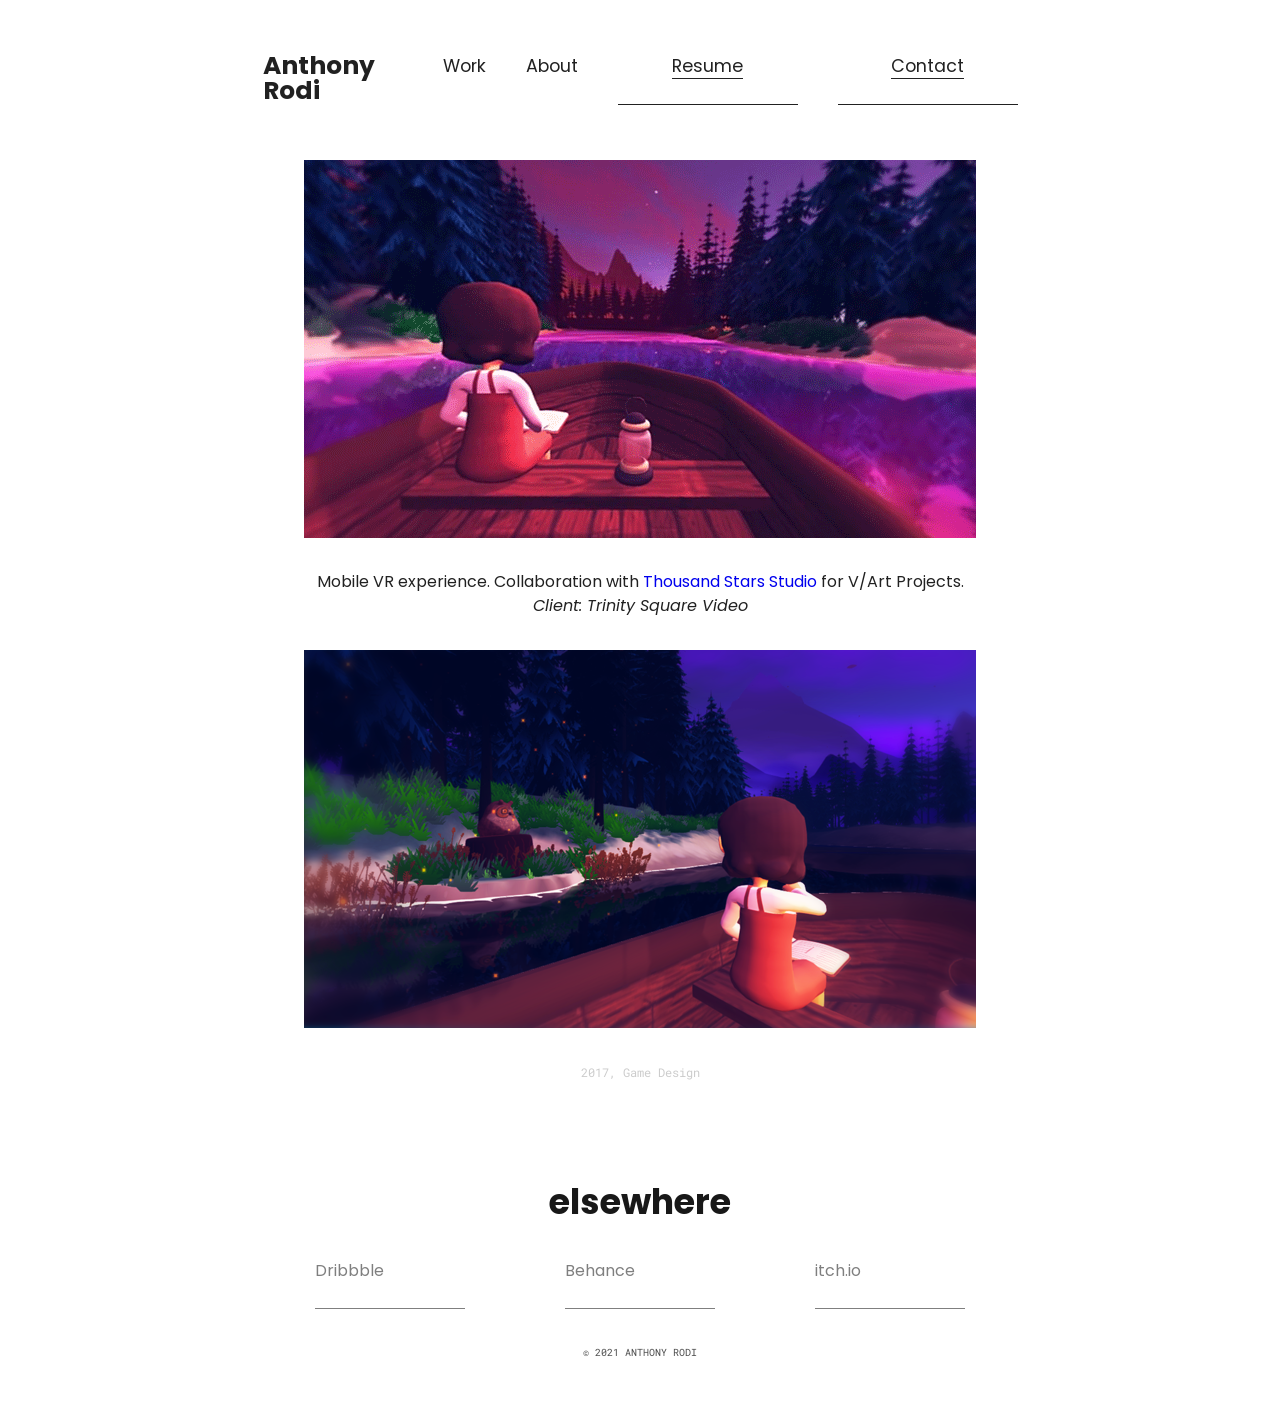
<file: the-passing.html>
<!DOCTYPE html>
<html lang="en">
<head>
  <meta charset="UTF-8">
  <meta name="viewport" content="width=device-width, initial-scale=1.0">
  <meta name="description" content="Anthony Rodi is a Toronto-based designer and game artist.">
  <meta http-equiv="X-UA-Compatible" content="ie=edge">
  <title>The Passing - Anthony Rodi</title>
  <link rel="stylesheet" href="css/style.css">
  <link rel="stylesheet" href="https://fonts.googleapis.com/icon?family=Material+Icons">
</head>

<body>

  <nav class="navRow">
    <ul>
      <li id="navName"><a href="http://anthrodi.com">Anthony Rodi</a></li>
      <li><a href="http://anthrodi.com">Work</a></li>
      <li><a href="info">About</a></li>
      <li class="goTo"><a href="AR_CV_2021.pdf">Resume<i class="material-icons" style="font-size:18px;">north_east</i></a></li>
      <li class="goTo"><a href="mailto:anthrodi+work@gmail.com">Contact<i class="material-icons" style="font-size:18px;">north_east</i></a></li>
    </ul>
  </nav>

<div class="clear"></div>

<div class="centerContent">

  <div class="featureImage fade-in"><img src="img/thepassing-1-672.gif"></img></div>
  <p class="caption">Mobile VR experience. Collaboration with <a href="http://thousandstarsstudio.com" target="_blank">Thousand Stars Studio</a> for V/Art Projects.</p>
  <p class="caption" style="font-style:italic;">Client: Trinity Square Video</p>
  <div class="featureImage fade-in"><img src="img/thepassing-2-672.png"></img></div>
  <p class="tags" style="margin:2em;">2017, Game Design<p>

</div>


<footer class="socialRow">
  <div class="centerContent">
    <h1 style="text-align: center; margin-top:2em; opacity: 0.9;">elsewhere</h1>
    <ul>
      <li class="social"><a href="https://dribbble.com/anthrodi">Dribbble<i class="material-icons">north_east</i></a></li>
      <li class="social"><a href="https://behance.net/anthrodi">Behance<i class="material-icons">north_east</i></a></li>
      <li class="social"><a href="https://anthrodi.itch.io">itch.io<i class="material-icons">north_east</i></a></li>
    </ul>
    <p class="footerCopyright">© 2021 Anthony Rodi</p>
  </div>
</footer>

</body>
</html>
</file>
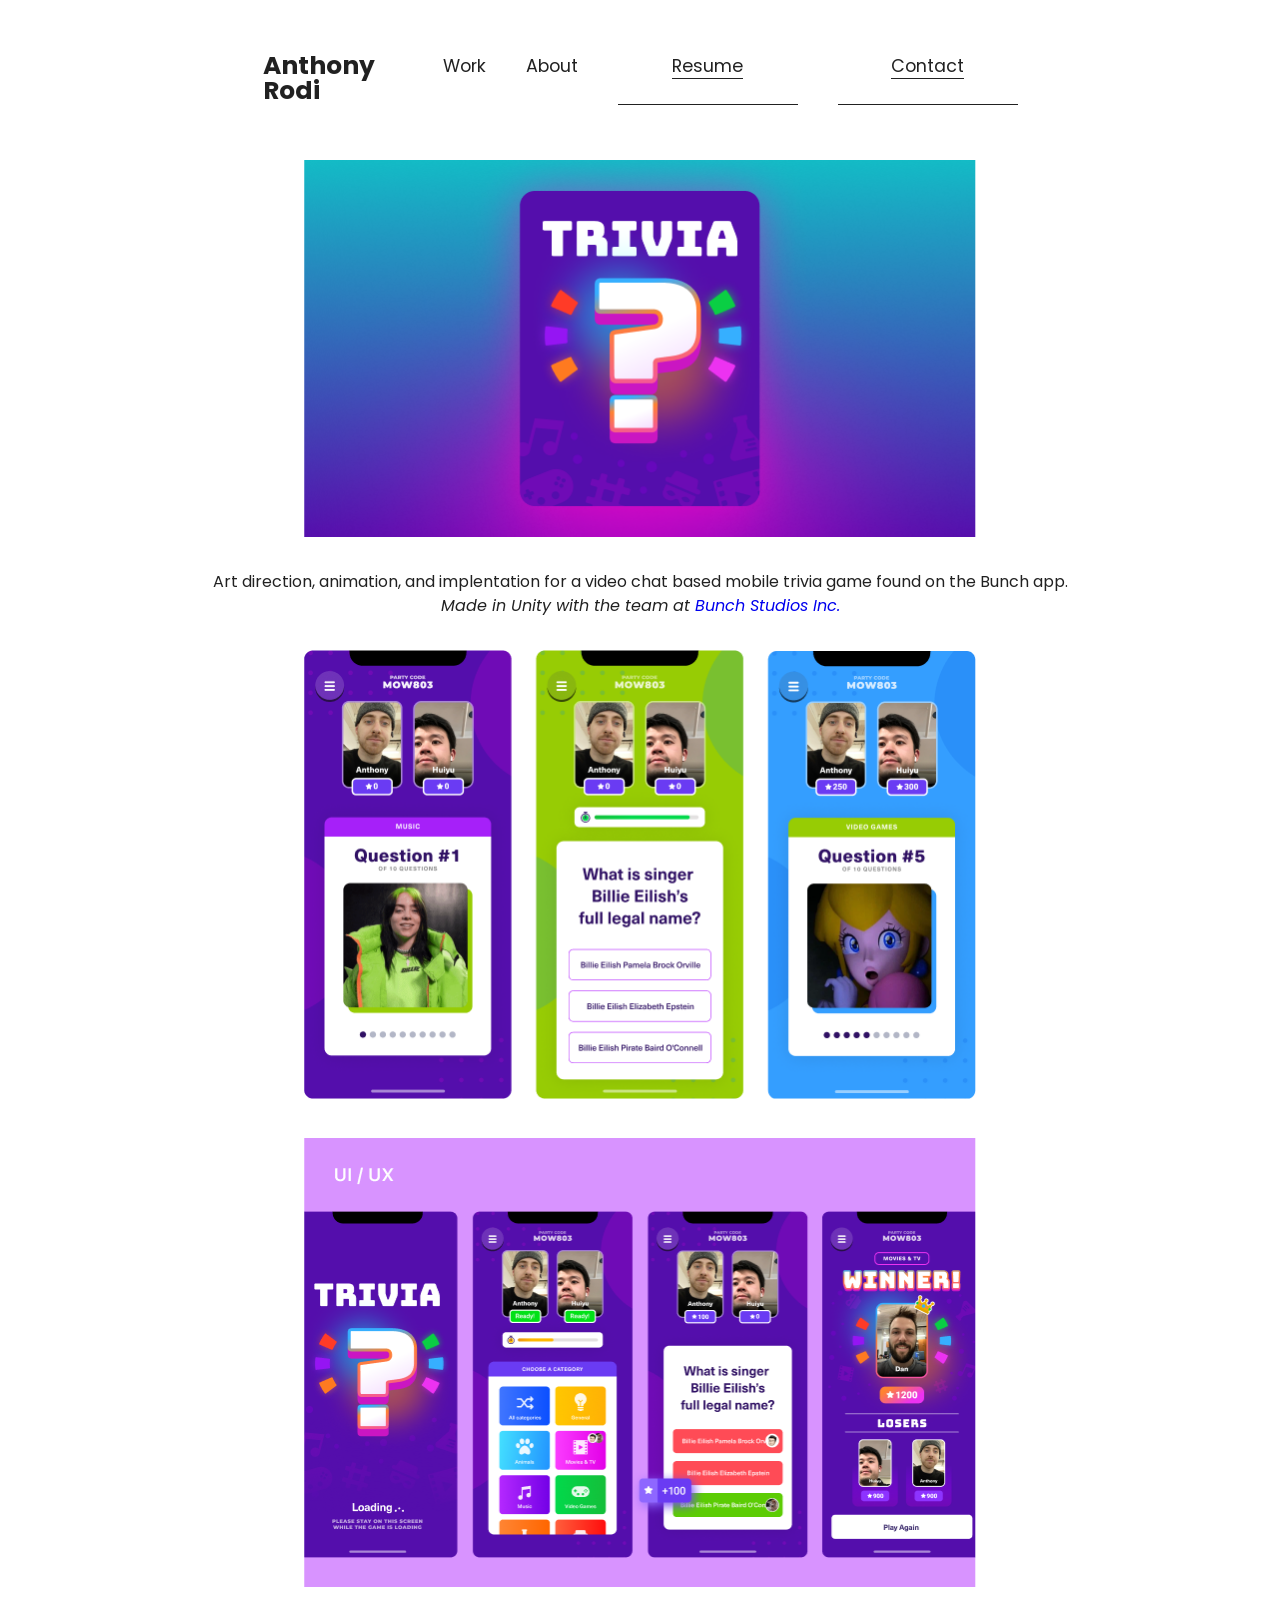
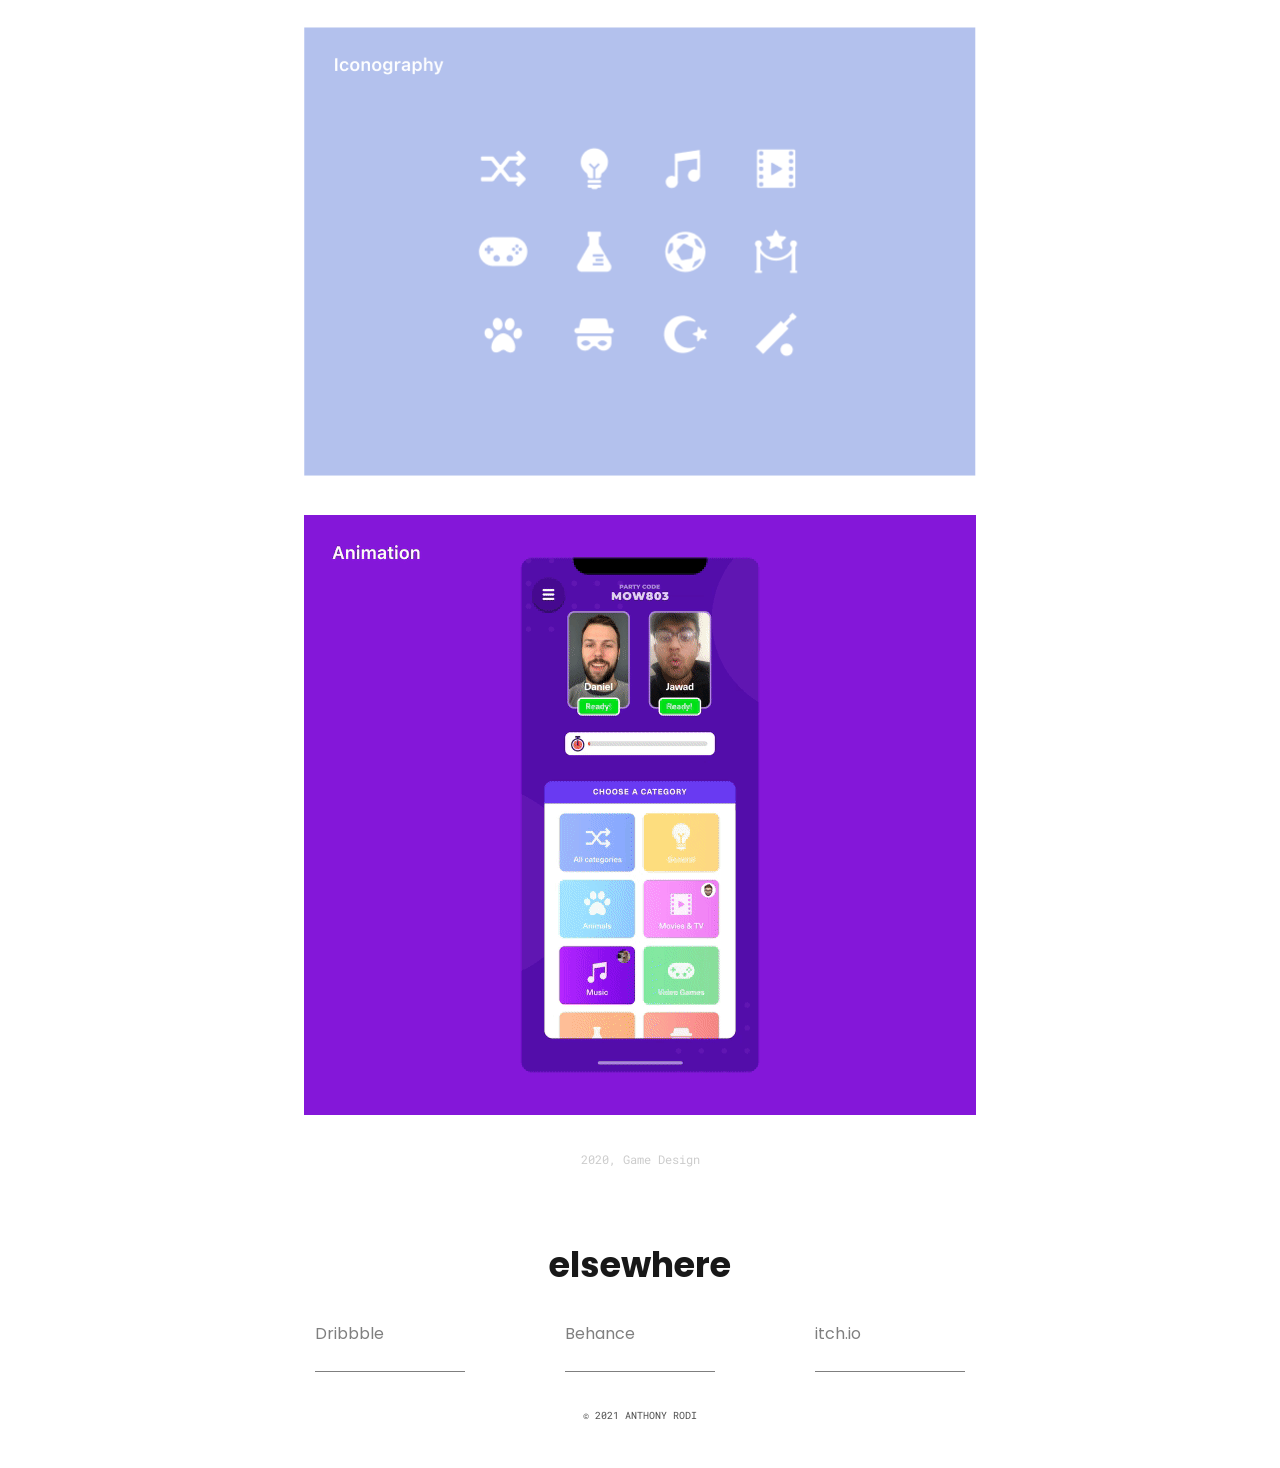
<file: trivia.html>
<!DOCTYPE html>
<html lang="en">
<head>
  <meta charset="UTF-8">
  <meta name="viewport" content="width=device-width, initial-scale=1.0">
  <meta name="description" content="Anthony Rodi is a Toronto-based designer and game artist.">
  <meta http-equiv="X-UA-Compatible" content="ie=edge">
  <title>Trivia - Anthony Rodi</title>
  <link rel="stylesheet" href="css/style.css">
  <link rel="stylesheet" href="https://fonts.googleapis.com/icon?family=Material+Icons">
</head>

<body>

  <nav class="navRow">
    <ul>
      <li id="navName"><a href="http://anthrodi.com">Anthony Rodi</a></li>
      <li><a href="http://anthrodi.com">Work</a></li>
      <li><a href="info">About</a></li>
      <li class="goTo"><a href="AR_CV_2019.pdf">Resume<i class="material-icons" style="font-size:18px;">north_east</i></a></li>
      <li class="goTo"><a href="mailto:anthrodi+work@gmail.com">Contact<i class="material-icons" style="font-size:18px;">north_east</i></a></li>
    </ul>
  </nav>

<div class="clear"></div>

<div class="centerContent">

  <div class="featureImage fade-in"><img src="img/trivia-1-672.png"></img></div>
  <p class="caption">Art direction, animation, and implentation for a video chat based mobile trivia game found on the Bunch app.</p>
  <p class="caption" style="font-style:italic;">Made in Unity with the team at <a href="https://bunch.live">Bunch Studios Inc.</a></p>

  <div class="featureImageTall fade-in"><img src="img/trivia-2-672.png"></img></div>
  <div class="featureImageTall fade-in"><img src="img/trivia-3-672.png"></img></div>
  <div class="featureImageTall fade-in"><img src="img/trivia-4-672.png"></img></div>
  <div class="featureImageTall fade-in"><img src="img/trivia-5-672.gif"></img></div>


  <p class="tags">2020, Game Design<p>

</div>


<footer class="socialRow">
  <div class="centerContent">
    <h1 style="text-align: center; margin-top:2em; opacity: 0.9;">elsewhere</h1>
    <ul>
      <li class="social"><a href="https://dribbble.com/anthrodi">Dribbble<i class="material-icons">north_east</i></a></li>
      <li class="social"><a href="https://behance.net/anthrodi">Behance<i class="material-icons">north_east</i></a></li>
      <li class="social"><a href="https://anthrodi.itch.io">itch.io<i class="material-icons">north_east</i></a></li>
    </ul>
    <p class="footerCopyright">© 2021 Anthony Rodi</p>
  </div>
</footer>

</body>
</html>
</file>
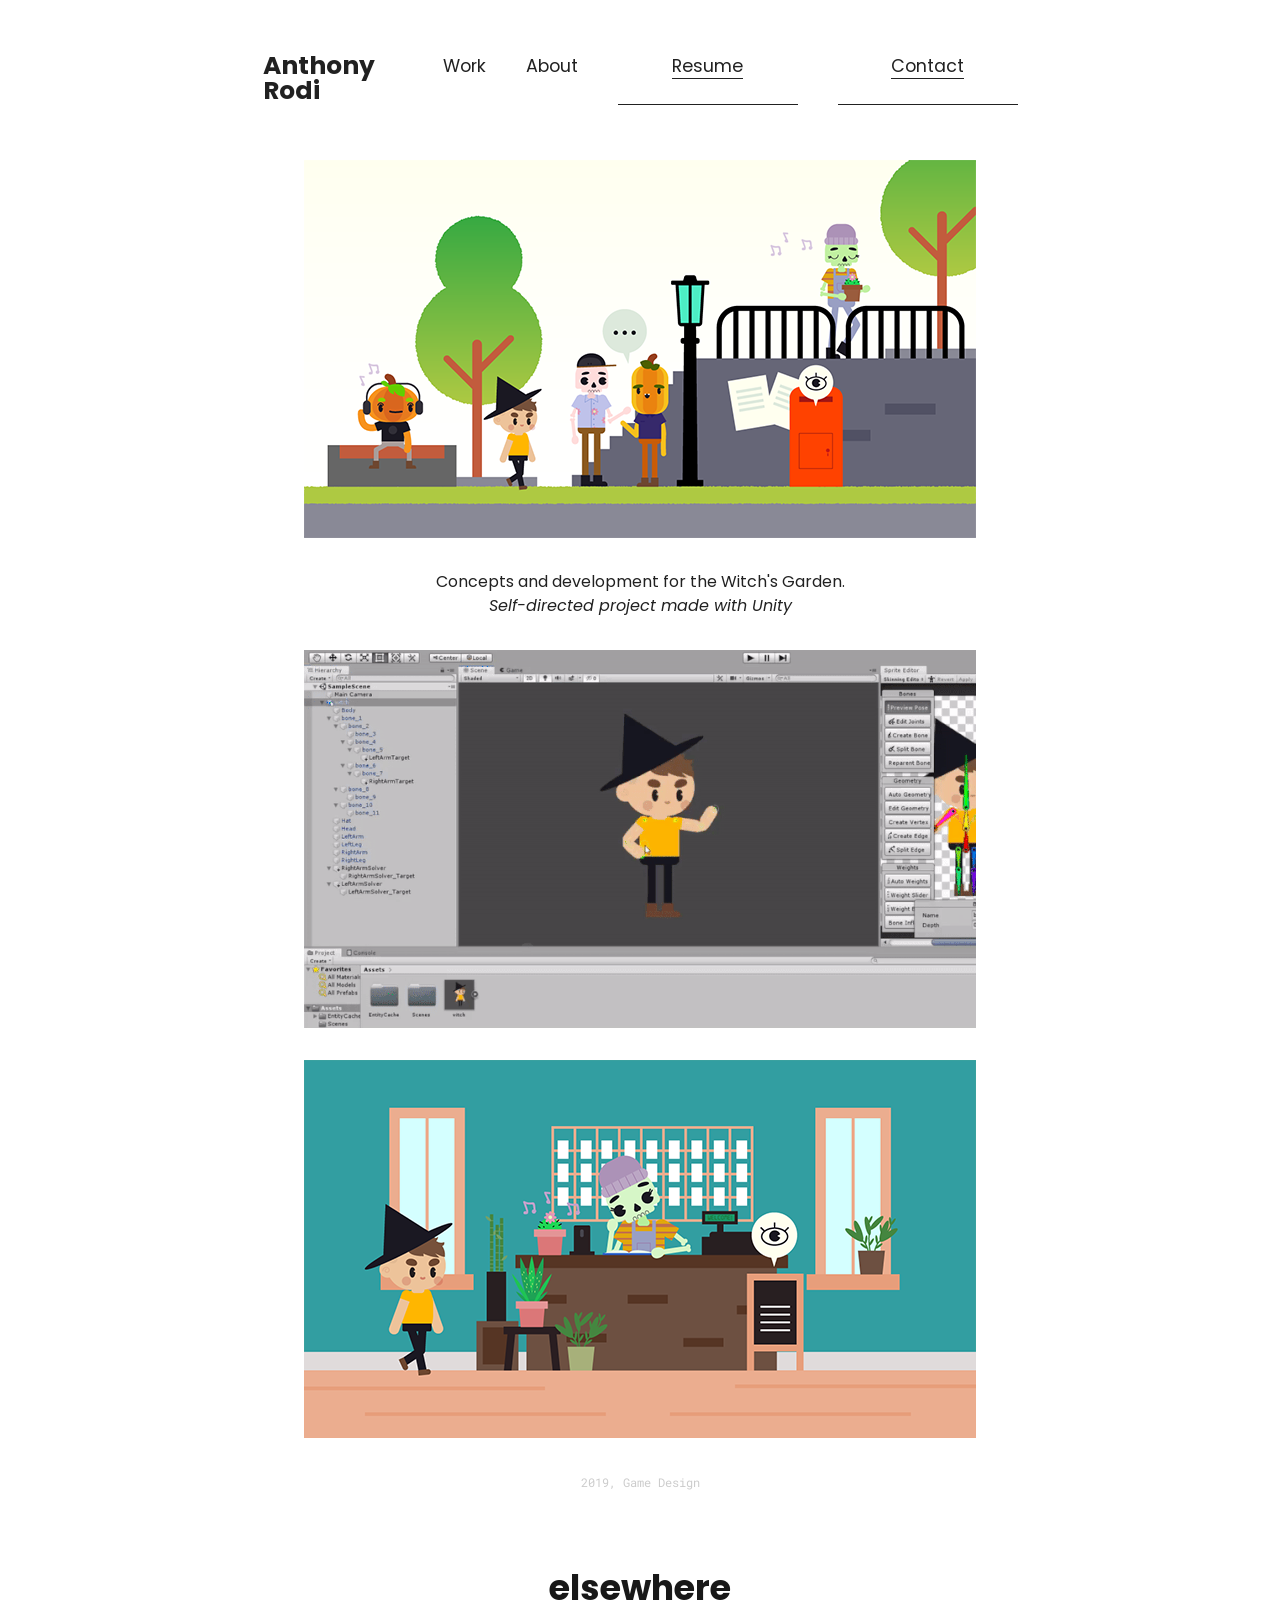
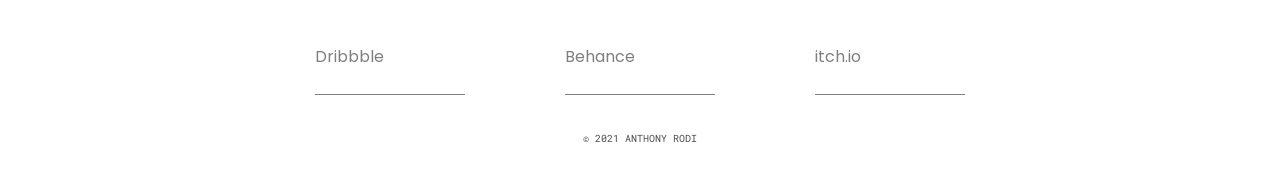
<file: witchs-garden.html>
<!DOCTYPE html>
<html lang="en">
<head>
  <meta charset="UTF-8">
  <meta name="viewport" content="width=device-width, initial-scale=1.0">
  <meta name="description" content="Anthony Rodi is a Toronto-based designer and game artist.">
  <meta http-equiv="X-UA-Compatible" content="ie=edge">
  <title>Witch's Garden - Anthony Rodi</title>
  <link rel="stylesheet" href="css/style.css">
  <link rel="stylesheet" href="https://fonts.googleapis.com/icon?family=Material+Icons">
</head>

<body>

  <nav class="navRow">
    <ul>
      <li id="navName"><a href="http://anthrodi.com">Anthony Rodi</a></li>
      <li><a href="http://anthrodi.com">Work</a></li>
      <li><a href="info">About</a></li>
      <li class="goTo"><a href="AR_CV_2021.pdf">Resume<i class="material-icons" style="font-size:18px;">north_east</i></a></li>
      <li class="goTo"><a href="mailto:anthrodi+work@gmail.com">Contact<i class="material-icons" style="font-size:18px;">north_east</i></a></li>
    </ul>
  </nav>

<div class="clear"></div>

<div class="centerContent">

  <div class="featureImage fade-in"><img src="img/witchsgarden-1-672.png"></img></div>
  <p class="caption">Concepts and development for the Witch's Garden.</p>
  <p class="caption" style="font-style:italic;">Self-directed project made with Unity</p>
  <div class="featureImage fade-in"><img src="img/witchsgarden-3-672.gif"></img></div>
  <div class="featureImage fade-in"><img src="img/witchsgarden-2-672.png"></img></div>
  <p class="tags">2019, Game Design<p>

</div>


<footer class="socialRow">
  <div class="centerContent">
    <h1 style="text-align: center; margin-top:2em; opacity: 0.9;">elsewhere</h1>
    <ul>
      <li class="social"><a href="https://dribbble.com/anthrodi">Dribbble<i class="material-icons">north_east</i></a></li>
      <li class="social"><a href="https://behance.net/anthrodi">Behance<i class="material-icons">north_east</i></a></li>
      <li class="social"><a href="https://anthrodi.itch.io">itch.io<i class="material-icons">north_east</i></a></li>
    </ul>
    <p class="footerCopyright">© 2021 Anthony Rodi</p>
  </div>
</footer>

</body>
</html>
</file>
<file: css/style.css>
@import url('https://fonts.googleapis.com/css?family=Poppins:400,600,700|Roboto+Mono&display=swap');


h1, h2, h3, h4 {
-webkit-margin-before: 0;
-webkit-margin-after: 0;
-webkit-margin-start: 0;
-webkit-margin-end: 0;
}

body, html, ul, li {
  margin: 0;
  padding: 0;
}

body {
  display: flex;
  flex-direction: column;

  font-family: 'Poppins', Arial, sans-serif;
  color: rgba(0,0,0,0.87);
}

p {
  font-family: 'Poppins', Arial, sans-serif;
  font-weight: 400;
  font-style: normal;
  font-size: 16px;
  line-height: 24px;
}

h1, h2, h3, h4 {
  font-family: 'Poppins', Arial, sans-serif;
}

h4 {
  line-height: 24px;
  margin: 0;
  padding: 5px 0 5px 0;
}

h1 {
  font-style: normal;
  font-size: 35px;
  line-height: 48px;
  color: #000;
}

a {
  text-decoration: none;
}

.navRow {
  display: flex;
  align-items: center;
  width: 100%;
  position: fixed;
  top: 0;
  z-index: 99;

  font-size: 1.1em;
  background-color: #ffffff;
  padding: 3em 0 1.5em 0;
}

.navRow ul {
  display: flex;
  flex-basis: 60%;
  max-width: 1200px;
  margin-left: auto;
  margin-right: auto;
  list-style: none;
  justify-content: center;
}

.navRow #navName {
  flex: 2;
  min-width: 140px;
  font-weight: 700;
  font-size: 25px;
  line-height: 25px;
  text-align: left;
}

.navRow li {
  flex: 1;
  margin: 0 20px;
  text-align: center;
}

.navRow a {
  text-decoration: none;
  color: rgba(0,0,0,0.87);
}

.navRow a:hover {
  color: #848484;
}

.goTo a {
  border-bottom: 1px solid rgba(0,0,0,0.87);
}

.clear {
  width: 100%;
  margin: 4em 0;
}

.centerContent {
  width: 70%;
  margin: 0 auto;
}

.portfolioGrid {
  max-width: 1000px;
  display: flex;
  flex-wrap: wrap;
  justify-content: center;
  margin: 0 auto;
}

.folioThumb {
  width: 256px;
  height: 144px;
  margin: 10px;
  background-color: lightgrey;

  -webkit-transition: opacity .2s ease-in-out;
  -moz-transition: opacity .2s ease-in-out;
  -o-transition: opacity .2s ease-in-out;
  transition: opacity .2s ease-in-out;
}

.folioThumb:hover {
  opacity: 0.5;
  cursor: pointer;

  -webkit-transition: opacity .2s ease-in-out;
  -moz-transition: opacity .2s ease-in-out;
  -o-transition: opacity .2s ease-in-out;
  transition: opacity .2s ease-in-out;
}

.folioThumb img {
  width: 100%;
  height: inherit;
}

.fade-in {
  animation: fadeIn 1s;
}

@keyframes fadeIn {
  from {
    opacity: 0;
  }

  to {
    opacity: 1;
  }
}

.socialRow ul {
  list-style: none;
  display: flex;
  margin: 2em auto;
  justify-content: center;
  max-width: 600px;
}

.socialRow li {
  display: flex;
}

.social {
  padding: 0 50px;
}

.social a {
  color: rgba(0,0,0,0.5);
  border-bottom: 1px solid rgba(0,0,0,0.5);
}

.social a:hover {
  color: rgba(0,0,0,0.8);
}

.social i {
  font-size: 15px;
}

.footerCopyright {
  font-family: 'Roboto Mono';
  font-size: 0.625rem;
  text-align: center;
  opacity: 0.8;
  margin: 0 0 4em 0;
  text-transform: uppercase;
}

.featureImage {
  max-width: 672px;
  max-height: 378px;
  width: 100%;
  height: inherit;
  margin: 2em auto;
}

.featureImage img {
  width: 100%;
}

.featureImageTall {
  max-width: 672px;
  max-height: 600px;
  width: 100%;
  height: inherit;
  margin: 2em auto;
}

.featureImageTall {
  width: 100%;
}

.featureImageTall img {
  width: 100%;
}

.myFace {
  max-width: 400px;
  max-height: 400px;
  width: 100%;
  height: inherit;
  margin: 2em auto;
}

.myFace img {
  width: 100%;
}

.featureVideo {
  max-width: 672px;
  max-height: 600px;
  width: 100%;
  height: inherit;
  margin: 2em auto;
}

.featureVideo video {
  width: 100%;
}

.caption {
  margin: 0 auto;
  text-align: center;
}

.tags {
  margin: 0 auto;
  color: #ccc;
  text-align: center;
  font-size: 12px;
  font-family: 'Roboto Mono', Arial, sans-serif;
}

.jobInfo {
  text-align: center;
}

.featuresInfo {
  text-align: center;
  margin-top: 3em;
}

.jobInfo a {
  color: #000;
  text-decoration: none;
}

.jobInfo a:hover {
  color: #2196F3;
}

* {
  margin: 0;
  padding: 0;
  box-sizing: border-box;
  -webkit-box-sizing: border-box;
  -moz-box-sizing: border-box;
  -webkit-font-smoothing: antialiased;
  -moz-font-smoothing: antialiased;
  -o-font-smoothing: antialiased;
  font-smoothing: antialiased;
  text-rendering: optimizeLegibility;
}

.contactContainer {
  max-width: 400px;
  width: 100%;
  margin: 0 auto;
}

#contactMe {
  margin: 50px 0;
  padding: 2em;
  border: 4px solid #000;
  font-family: 'Open Sans', Arial, sans-serif;
}

#contactMe h2, h4{
  margin-bottom: 1em;
}

#contactMe input[type="text"],
#contactMe input[type="email"],
#contactMe textarea {
  width: 100%;
  border: 1px solid #ccc;
  margin: 0 0 5px;
  padding: 10px;
}


@media only screen and (max-width: 600px) {



  .navRow {
    width: 100%;
    position: static;
    flex-direction: column;
    padding: 0;
  }

  .navRow ul {
    display: flex;
    width: 100%;
    flex-direction: column;
  }

  .navRow #navName {
    flex: 1;
    text-align: center;
    font-size: 1.2em;
  }

  .navRow li {
    flex: 1;
    border-bottom: 1px solid lightgrey;
    margin: 0;
    text-align: center;
    width: 100%;
    padding: 20px 0;
    font-size: 0.9em;
  }

  .clear {
    margin: 2em 0;
  }

  .navRow li:hover {
    background-color: #f4f4f4;
    -webkit-transition: background-color 0.3s ease-out;
    -moz-transition: background-color 0.3s ease-out;
    -o-transition: background-color 0.3s ease-out;
    transition: background-color 0.3s ease-out;
  }

  .navRow ul li:hover > a {
    color: #000;
    opacity: 0.7;
  }

  .folioThumb {
    min-width: 256px;
    min-height: 144px;
    margin: 10px 0;
  }

  .featureImage {
    width: 100%;
  }

  .featureImage img {
    width: 100%;
  }

  .featureImageTall {
    width: 100%;
  }

  .featureImageTall img {
    width: 100%;
  }

  .featureVideo {
    width: 100%;
  }

  .featureVideo video {
    width: 1005;
  }

  .myFace {
    display: none;
  }

  .socialRow ul {
    flex-direction: column;
    justify-content: center;
  }

  .socialRow ul li {
    display: inline;
    text-align: center;
    padding: 10px 0px;
  }

}
</file>
